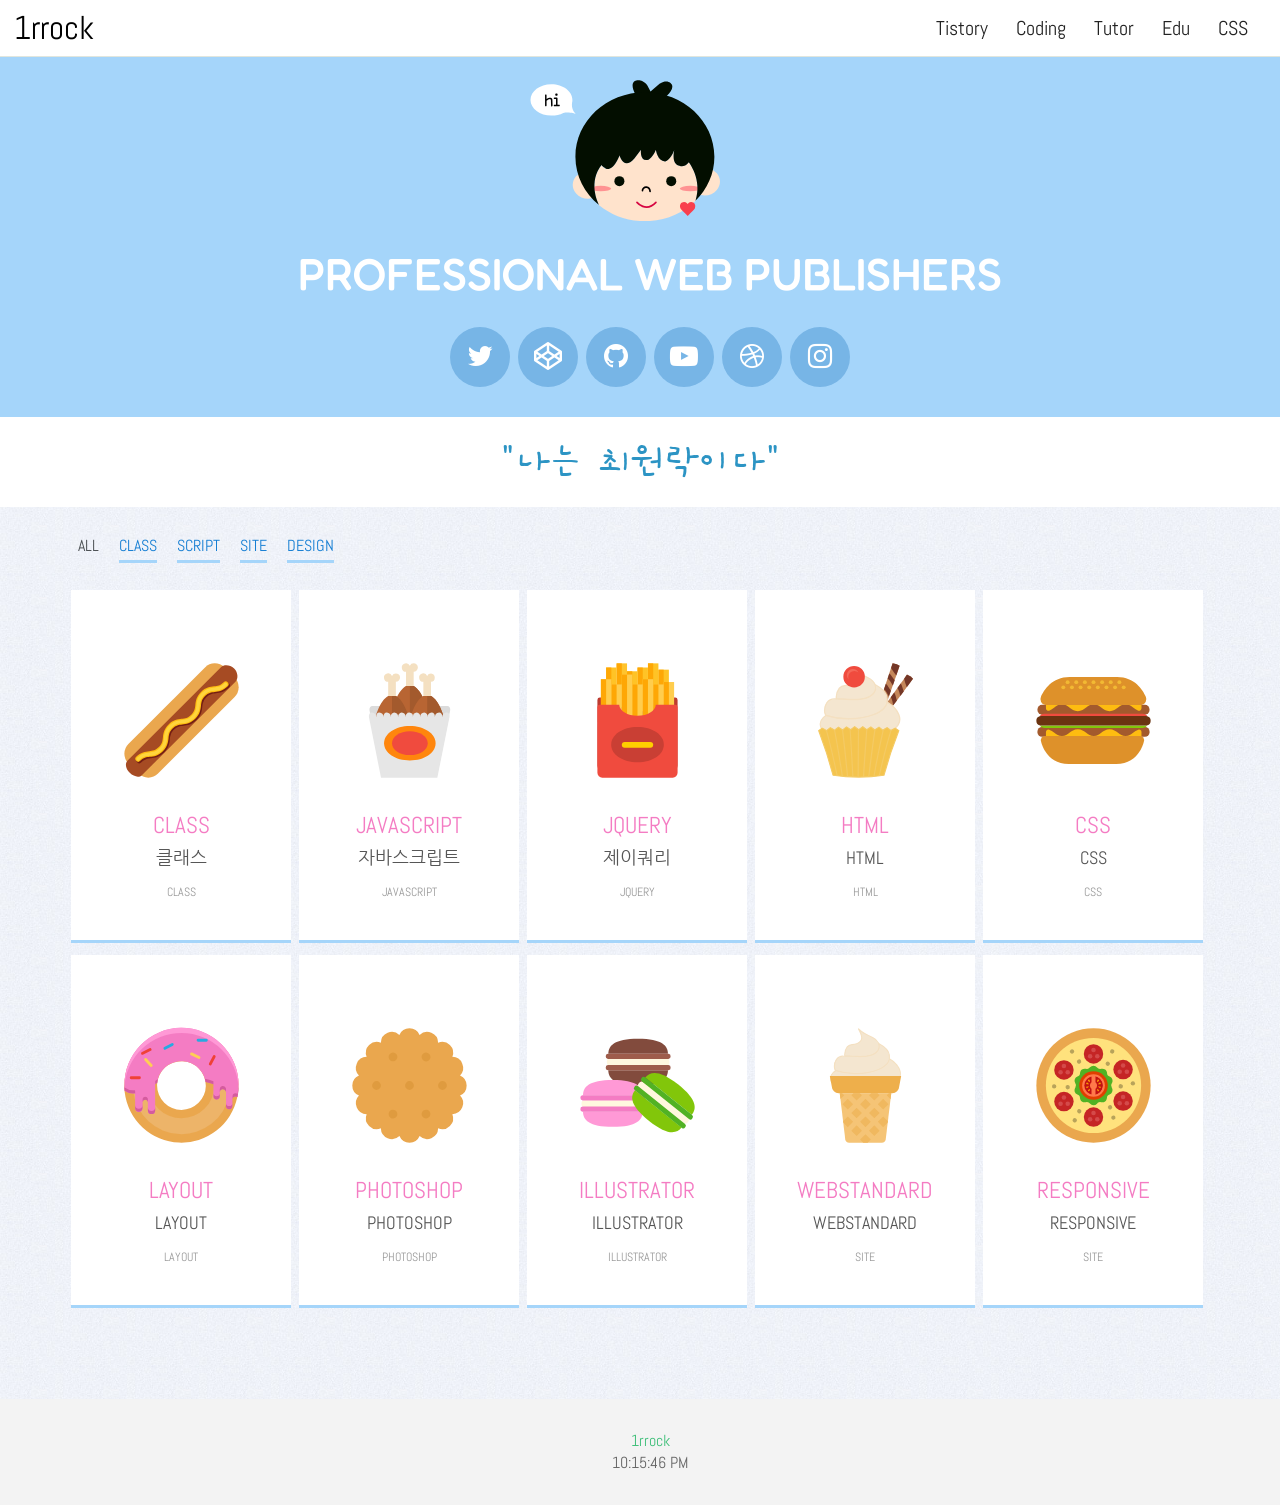
<file: index.html>
<!DOCTYPE html>
<html lang="ko">

<head>
    <meta charset="UTF-8">
    <meta name="viewport" content="width=device-width, initial-scale=1">
    <meta name="author" content="1rrock">
    <meta name="description" content="웹 퍼블리셔를 위한 정보 공유 사이트입니다.">
    <meta name="keywords"
        content="웹스토리보이, 웹 퍼블리셔, 웹 표준, 웹 접근성, 화려한 디자인, webstoryboy, publisher, css3, html, markup, design, 1rrock, 최원락">
    <title>최원락</title>

    <!-- css -->
    <link href="assets/css/bootstrapTheme.css" rel="stylesheet">
    <link href="assets/css/custom.css" rel="stylesheet">
    <link href="assets/css/style.css" rel="stylesheet">
    <link href="assets/css/isotope.css" rel="stylesheet">
    <link href="assets/css/font-awesome.css" rel="stylesheet">

    <!-- 파비콘 -->
    <link rel="shortcut icon" href="assets/ico/favicon.ico">
    <link rel="apple-touch-icon-precomposed" href="assets/ico/favicon-152.png">
    <link rel="icon" href="assets/ico/favicon.png">
    <link rel="icon" href="assets/ico/favicon-16.png" sizes="16x16">
    <link rel="icon" href="assets/ico/favicon-32.png" sizes="32x32">
    <link rel="icon" href="assets/ico/favicon-48.png" sizes="48x48">
    <link rel="icon" href="assets/ico/favicon-64.png" sizes="64x64">
    <link rel="icon" href="assets/ico/favicon-128.png" sizes="128x128">

    <!-- Facebook meta tags -->
    <meta property="og:type" content="article" />
    <meta property="og:title" content="웹스토리보이" />
    <meta property="og:url" content="http://richclub8.dothome.co.kr/responsive/html5/index.html" />
    <meta property="og:image" content="http://richclub8.dothome.co.kr/assets/ico/icon.png" />
    <meta property="og:site_name" content="웹스토리보이" />
    <meta property="og:description" content="웹과 관련된 정보를 제공합니다." />

    <!-- twitter meta tags -->
    <meta name="twitter:card" content="summary_large_image" />
    <meta name="twitter:site" content="@webstoryboy" />
    <meta name="twitter:title" content="웹스토리보이" />
    <meta name="twitter:description" content="웹과 관련된 정보를 제공합니다." />
    <meta property="twitter:image" content="http://richclub8.dothome.co.kr/assets/ico/icon.png" />

    <!-- 웹 폰트 -->
    <link href="https://fonts.googleapis.com/css?family=Nanum+Gothic" rel="stylesheet">
    <link href="https://fonts.googleapis.com/css?family=Nanum+Brush+Script" rel="stylesheet">
    <link href="https://fonts.googleapis.com/css?family=Abel" rel="stylesheet">
    <link href="https://fonts.googleapis.com/css?family=Gaegu&display=swap" rel="stylesheet">
    <link href="https://fonts.googleapis.com/css?family=Fredoka+One&display=swap" rel="stylesheet">

    <!-- HTML5 shim and Respond.js IE8 support of HTML5 elements and media queries -->
    <!--[if lt IE 9]>
		<script src="https://oss.maxcdn.com/libs/html5shiv/3.7.0/html5shiv.js"></script>
		<script src="https://oss.maxcdn.com/libs/respond.../assets2/js/1.4.2/respond.min.js"></script>
  <![endif]-->

    <style>
        #clock {
            display: block;
        }
    </style>
</head>

<body>
    <!-- nav -->
    <div id="top-nav" class="navbar navbar-fixed-top">
        <div class="navbar-inner">
            <div class="container-fluid">
                <button type="button" class="btn btn-navbar" data-toggle="collapse" data-target=".nav-collapse">
                    <span class="icon-bar"></span>
                    <span class="icon-bar"></span>
                    <span class="icon-bar"></span>
                </button>
                <a class="brand" href="http://webstoryboy.co.kr">1rrock</a>
                <div class="nav-collapse collapse pull-right">
                    <ul class="nav">
                        <li><a href="https://1rrock.tistory.com/">Tistory</a></li>
                        <li><a href="https://webzz.tistory.com/">Coding</a></li>
                        <li><a href="https://wtss.tistory.com/">Tutor</a></li>
                        <li><a href="https://wess.tistory.com/">Edu</a></li>
                        <li><a href="https://wsss.tistory.com/">CSS</a></li>
                    </ul>
                </div>
            </div>
        </div>
    </div>
    <!-- //nav -->

    <!-- header -->
    <div id="header">
        <div class="container">
            <div class="row">
                <div class="span12" style="text-align:center;">
                    <div class="header_tit">
                        <a href="http://webstoryboy.co.kr"><img src="assets/img/main2.svg" alt="main"></a>
                        <h1>Professional web publishers</h1>
                    </div>
                    <div class="header_icon">
                        <ul>
                            <li><a href="https://twitter.com/webstoryboy" target="_blank"><i class="fa fa-twitter"
                                        aria-hidden="true"></i><span>twitter</span></a></li>
                            <li><a href="https://codepen.io/webstoryboy/" target="_blank"><i class="fa fa-codepen"
                                        aria-hidden="true"></i><span>codepen</span></a></li>
                            <li><a href="https://github.com/webstoryboy" target="_blank"><i class="fa fa-github"
                                        aria-hidden="true"></i><span>github</span></a></li>
                            <li><a href="https://www.youtube.com/channel/UCsvQSv7EeCMHyYb9ENKAJZw" target="_blank"><i
                                        class="fa fa-youtube-play" aria-hidden="true"></i><span>youtube</span></a></li>
                            <li><a href="https://dribbble.com/webstoryboy" target="_blank"><i class="fa fa-dribbble"
                                        aria-hidden="true"></i><span>dribbble</span></a></li>
                            <li><a href="https://www.instagram.com/webs_code/" target="_blank"><i
                                        class="fa fa-instagram" aria-hidden="true"></i><span>instagram</span></a></li>
                        </ul>
                    </div>
                </div>
            </div>
        </div>
    </div>
    <!-- //header -->


    <!-- contents_tit -->
    <div id="contents_tit">
        <div class="titt">
            <p><a href="#" class="tit_btn">&quot;나는 최원락이다&quot;</a></p>
        </div>
    </div>
    <!-- //contents_tit -->


    <!-- contents -->
    <div id="customizing">
        <div class="container">

            <div class="row">
                <div id="options" class="gridly">
                    <ul class="filter option-set" data-filter-group="color">
                        <li><a href="#filter-color-any" data-filter-value="" class="selected">ALL</a></li>
                        <li class="webstandard"><a href="#filter-color-webstandard" data-filter-value=".class">CLASS</a>
                        <li class="webstandard"><a href="#filter-color-webstandard" data-filter-value=".script">SCRIPT</a>
                        <li class="webstandard"><a href="#filter-color-webstandard" data-filter-value=".site">SITE</a>
                        <li class="webstandard"><a href="#filter-color-webstandard" data-filter-value=".design">DESIGN</a>
                        </li>
                    </ul>
                </div>
            </div>

            <div class="row" id="middle" style="margin-left:16px;">
                <div id="container" class="clearfix">
                    <!-- box -->
                    <section class="color-shape class">
                        <a href="class/index.html" target="_blank">
                            <div class="image-wrap">
                                <div class="hover-wrap">
                                    <span class="overlay-img-donut">CLASS</span>
                                    <span class="overlay-text-thumb-donut">클래스</span>
                                    <span class="overlay-text-thumb1-donut">클래스</span>
                                    <span class="overlay-text-thumb2-donut">CLASS</span>
                                </div>
                                <img src="assets/img/svg-hotdog.svg" alt="portfolio">
                                <div class="img-text donutImg">
                                    <h5>CLASS</h5>
                                    <p>클래스</p>
                                    <span>CLASS</span>
                                </div>
                            </div>
                        </a>
                    </section>
                    <!-- //box -->

                    <!-- box -->
                    <section class="color-shape script">
                        <a href="https://zxcv1685.gitbook.io/a/" target="_blank">
                            <div class="image-wrap">
                                <div class="hover-wrap">
                                    <span class="overlay-img-donut">JAVASCRIPT</span>
                                    <span class="overlay-text-thumb-donut">자바스크립트</span>
                                    <span class="overlay-text-thumb1-donut">자바스크립트</span>
                                    <span class="overlay-text-thumb2-donut">JAVASCRIPT</span>
                                </div>
                                <img src="assets/img/svg-fried-chicken.svg" alt="portfolio">
                                <div class="img-text donutImg">
                                    <h5>JAVASCRIPT</h5>
                                    <p>자바스크립트</p>
                                    <span>JAVASCRIPT</span>
                                </div>
                            </div>
                        </a>
                    </section>
                    <!-- //box -->

                    <!-- box -->
                    <section class="color-shape script">
                        <a href="#" target="_blank">
                            <div class="image-wrap">
                                <div class="hover-wrap">
                                    <span class="overlay-img-donut">JQUERY</span>
                                    <span class="overlay-text-thumb-donut">제이쿼리</span>
                                    <span class="overlay-text-thumb1-donut">제이쿼리</span>
                                    <span class="overlay-text-thumb2-donut">JQUERY</span>
                                </div>
                                <img src="assets/img/svg-french-fries.svg" alt="portfolio">
                                <div class="img-text donutImg">
                                    <h5>JQUERY</h5>
                                    <p>제이쿼리</p>
                                    <span>JQUERY</span>
                                </div>
                            </div>
                        </a>
                    </section>
                    <!-- //box -->

                    <!-- box -->
                    <section class="color-shape class">
                        <a href="#" target="_blank">
                            <div class="image-wrap">
                                <div class="hover-wrap">
                                    <span class="overlay-img-donut">HTML</span>
                                    <span class="overlay-text-thumb-donut">HTML</span>
                                    <span class="overlay-text-thumb1-donut">HTML</span>
                                    <span class="overlay-text-thumb2-donut">HTML</span>
                                </div>
                                <img src="assets/img/svg-ice-cupcake.svg" alt="portfolio">
                                <div class="img-text donutImg">
                                    <h5>HTML</h5>
                                    <p>HTML</p>
                                    <span>HTML</span>
                                </div>
                            </div>
                        </a>
                    </section>
                    <!-- //box -->

                    <!-- box -->
                    <section class="color-shape class">
                        <a href="#" target="_blank">
                            <div class="image-wrap">
                                <div class="hover-wrap">
                                    <span class="overlay-img-donut">CSS</span>
                                    <span class="overlay-text-thumb-donut">CSS</span>
                                    <span class="overlay-text-thumb1-donut">CSS</span>
                                    <span class="overlay-text-thumb2-donut">CSS</span>
                                </div>
                                <img src="assets/img/svg-cheeseburger.svg" alt="portfolio">
                                <div class="img-text donutImg">
                                    <h5>CSS</h5>
                                    <p>CSS</p>
                                    <span>CSS</span>
                                </div>
                            </div>
                        </a>
                    </section>
                    <!-- //box -->

                    <!-- box -->
                    <section class="color-shape class">
                        <a href="layout/index.html" target="_blank">
                            <div class="image-wrap">
                                <div class="hover-wrap">
                                    <span class="overlay-img-donut">LAYOUT</span>
                                    <span class="overlay-text-thumb-donut">LAYOUT</span>
                                    <span class="overlay-text-thumb1-donut">LAYOUT</span>
                                    <span class="overlay-text-thumb2-donut">LAYOUT</span>
                                </div>
                                <img src="assets/img/svg-donut.svg" alt="portfolio">
                                <div class="img-text donutImg">
                                    <h5>LAYOUT</h5>
                                    <p>LAYOUT</p>
                                    <span>LAYOUT</span>
                                </div>
                            </div>
                        </a>
                    </section>
                    <!-- //box -->

                    <!-- box -->
                    <section class="color-shape design">
                        <a href="photoshop/index.html" target="_blank">
                            <div class="image-wrap">
                                <div class="hover-wrap">
                                    <span class="overlay-img-donut">PHOTOSHOP</span>
                                    <span class="overlay-text-thumb-donut">PHOTOSHOP</span>
                                    <span class="overlay-text-thumb1-donut">PHOTOSHOP</span>
                                    <span class="overlay-text-thumb2-donut">PHOTOSHOP</span>
                                </div>
                                <img src="assets/img/svg-cookie.svg" alt="portfolio">
                                <div class="img-text donutImg">
                                    <h5>PHOTOSHOP</h5>
                                    <p>PHOTOSHOP</p>
                                    <span>PHOTOSHOP</span>
                                </div>
                            </div>
                        </a>
                    </section>
                    <!-- //box -->

                    <!-- box -->
                    <section class="color-shape design">
                        <a href="illustrator/index.html" target="_blank">
                            <div class="image-wrap">
                                <div class="hover-wrap">
                                    <span class="overlay-img-donut">ILLUSTRATOR</span>
                                    <span class="overlay-text-thumb-donut">ILLUSTRATOR</span>
                                    <span class="overlay-text-thumb1-donut">ILLUSTRATOR</span>
                                    <span class="overlay-text-thumb2-donut">ILLUSTRATOR</span>
                                </div>
                                <img src="assets/img/svg-macaron-cookies.svg" alt="portfolio">
                                <div class="img-text donutImg">
                                    <h5>ILLUSTRATOR</h5>
                                    <p>ILLUSTRATOR</p>
                                    <span>ILLUSTRATOR</span>
                                </div>
                            </div>
                        </a>
                    </section>
                    <!-- //box -->

                    <!-- box -->
                    <section class="color-shape site">
                        <a href="webstandard/index.html" target="_blank">
                            <div class="image-wrap">
                                <div class="hover-wrap">
                                    <span class="overlay-img-donut">WEBSTANDARD</span>
                                    <span class="overlay-text-thumb-donut">WEBSTANDARD</span>
                                    <span class="overlay-text-thumb1-donut">WEBSTANDARD</span>
                                    <span class="overlay-text-thumb2-donut">SITE</span>
                                </div>
                                <img src="assets/img/svg-soft-ice-cream.svg" alt="portfolio">
                                <div class="img-text donutImg">
                                    <h5>WEBSTANDARD</h5>
                                    <p>WEBSTANDARD</p>
                                    <span>SITE</span>
                                </div>
                            </div>
                        </a>
                    </section>
                    <!-- //box -->

                    <!-- box -->
                    <section class="color-shape site">
                        <a href="responsive/index.html" target="_blank">
                            <div class="image-wrap">
                                <div class="hover-wrap">
                                    <span class="overlay-img-donut">RESPONSIVE</span>
                                    <span class="overlay-text-thumb-donut">RESPONSIVE</span>
                                    <span class="overlay-text-thumb1-donut">RESPONSIVE</span>
                                    <span class="overlay-text-thumb2-donut">SITE</span>
                                </div>
                                <img src="assets/img/svg-pizza.svg" alt="portfolio">
                                <div class="img-text donutImg">
                                    <h5>RESPONSIVE</h5>
                                    <p>RESPONSIVE</p>
                                    <span>SITE</span>
                                </div>
                            </div>
                        </a>
                    </section>
                    <!-- //box -->


                </div>
                <!-- //container-->
            </div>
            <!-- //row -->
        </div>
        <!-- //container-->
    </div>
    <!-- //contents -->


    <!-- footer -->
    <div id="footer">
        <div class="container">
            <div class="row">
                <div class="span12">
                    <h5>
                        <a href="http://zxcv1685.dothome.co.kr/#" target="_blank">1rrock</a>
                        <span id="clock"></span>
                        <span id="infor"></span>
                    </h5>
                </div>
            </div>
        </div>
    </div>
    <!-- //footer -->


    <!-- script -->
    <script src="assets/js/jquery-1.9.1.min.js"></script>
    <script src="assets/js/bootstrap-collapse.js"></script>
    <script src="assets/js/bootstrap-transition.js"></script>
    <script src="assets/js/jquery.isotope.min.js"></script>
    <script>
        //운영체제 정보 알아내기
        let os = navigator.userAgent.toLowerCase();
        let sw = screen.width;
        let sh = screen.height;
        let infor = document.getElementById("infor");
        if (os.indexOf("windows") >= 0) {
            infor.innerHTML = "현재 윈도우를 사용하고 있으며, 화면 크기는 " + sw + "x" + sh + " 입니다."
        } else if (os.indexOf("macintosh") >= 0) {
            infor.innerHTML = "현재 맥을 사용하고 있으며, 화면 크기는 " + sw + "x" + sh + " 입니다."
        } else if (os.indexOf("iphone") >= 0) {
            infor.innerHTML = "현재 아이폰을 사용하고 있으며, 화면 크기는 " + sw + "x" + sh + " 입니다."
        } else if (os.indexOf("android") >= 0) {
            infor.innerHTML = "현재 안드로이드 폰을 사용하고 있으며, 화면 크기는 " + sw + "x" + sh + " 입니다."
        }
        //시간 표현
        let clock = document.getElementById("clock");
        setInterval(function () {
            clock.innerHTML = new Date().toLocaleTimeString();
        }, 1000);
        $(function () {
            var $container = $('#container'),
                filters = {};
            $container.isotope({
                itemSelector: '.color-shape',
                masonry: {
                    columnWidth: 57
                }
            });
            // filter buttons
            $('.filter a').click(function () {
                var $this = $(this);
                // don't proceed if already selected
                if ($this.hasClass('selected')) {
                    return;
                }
                var $optionSet = $this.parents('.option-set');
                // change selected class
                $optionSet.find('.selected').removeClass('selected');
                $this.addClass('selected');
                // store filter value in object
                // i.e. filters.color = 'red'
                var group = $optionSet.attr('data-filter-group');
                filters[group] = $this.attr('data-filter-value');
                // convert object into array
                var isoFilters = [];
                for (var prop in filters) {
                    isoFilters.push(filters[prop])
                }
                var selector = isoFilters.join('');
                $container.isotope({
                    filter: selector
                });
                return false;
            });
            $('.tit_btn').on('click', function (e) {
                e.preventDefault();
                $('.nav_container').toggleClass('on');
            });
            $(".click").click(function () {
                $(".view").fadeToggle();
            });
        });
    </script>
</body>

</html>
<!-- webstoryboy.co.kr -->
</file>
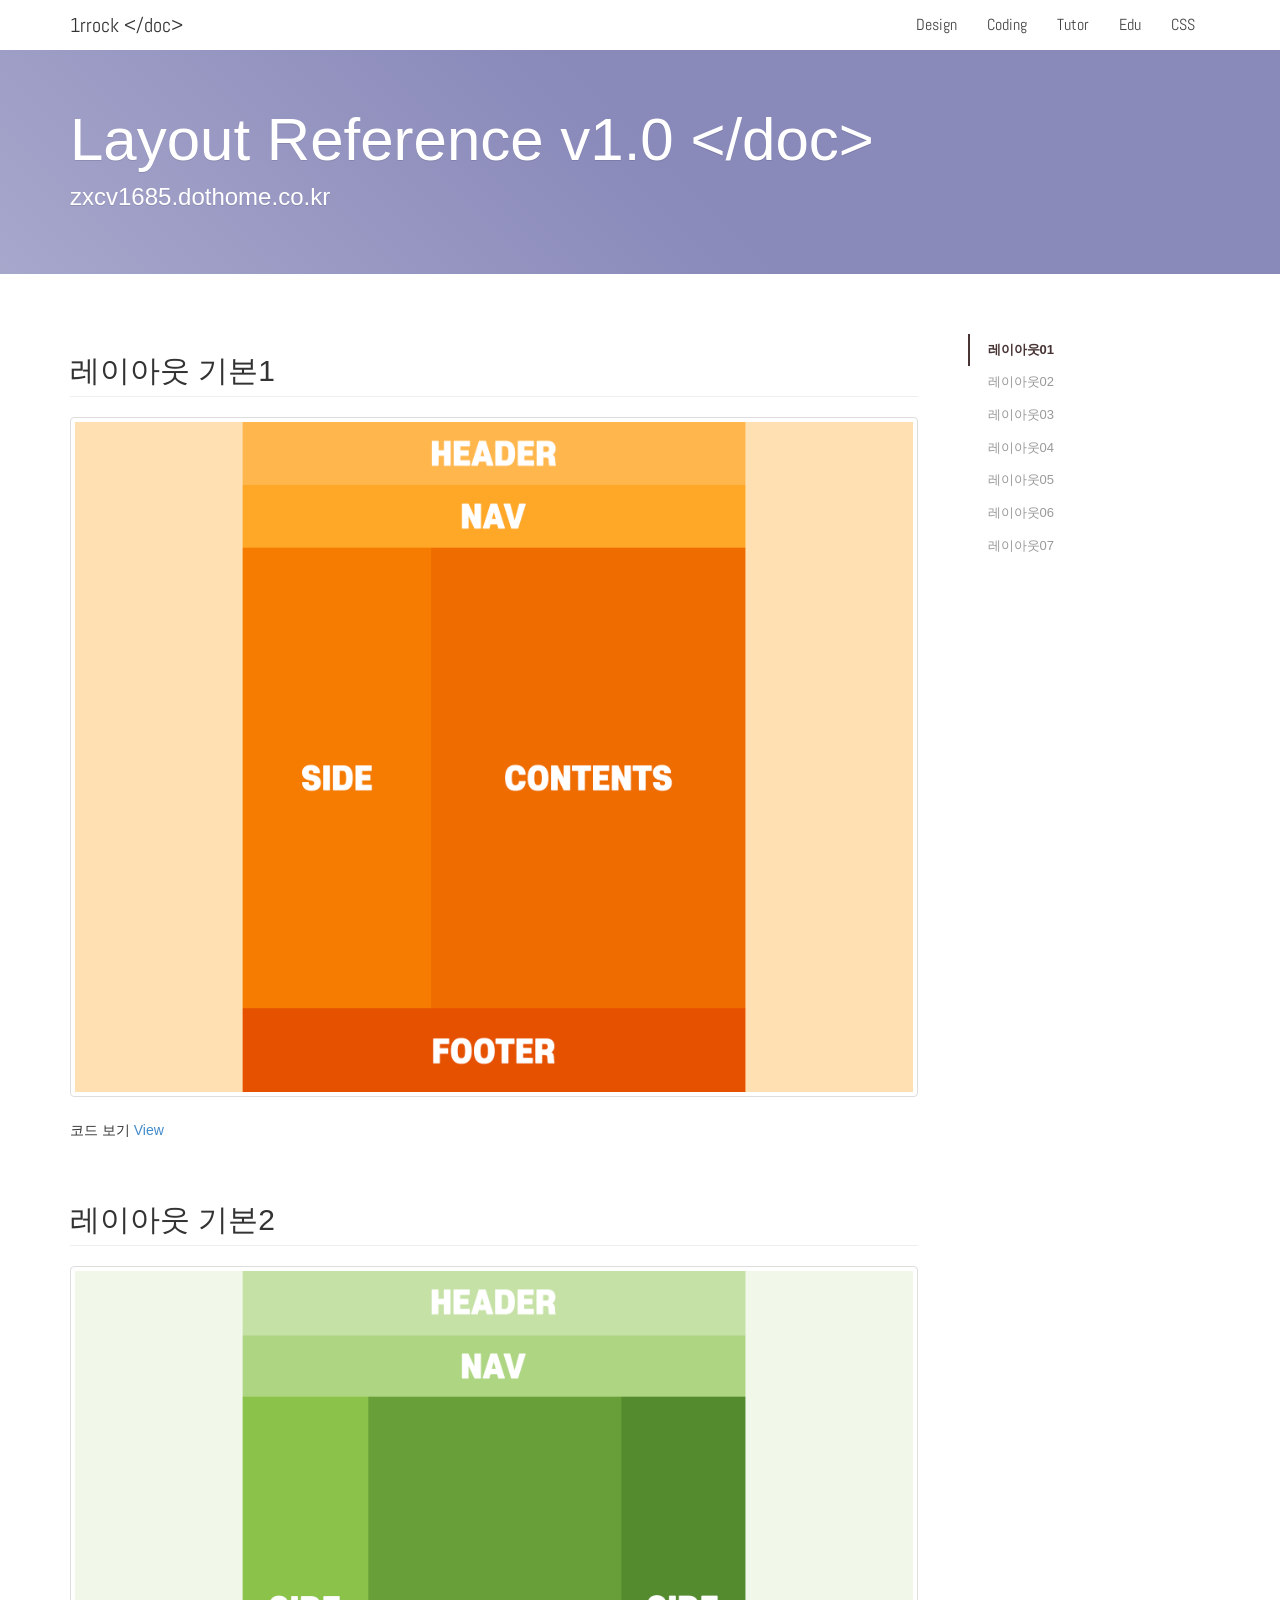
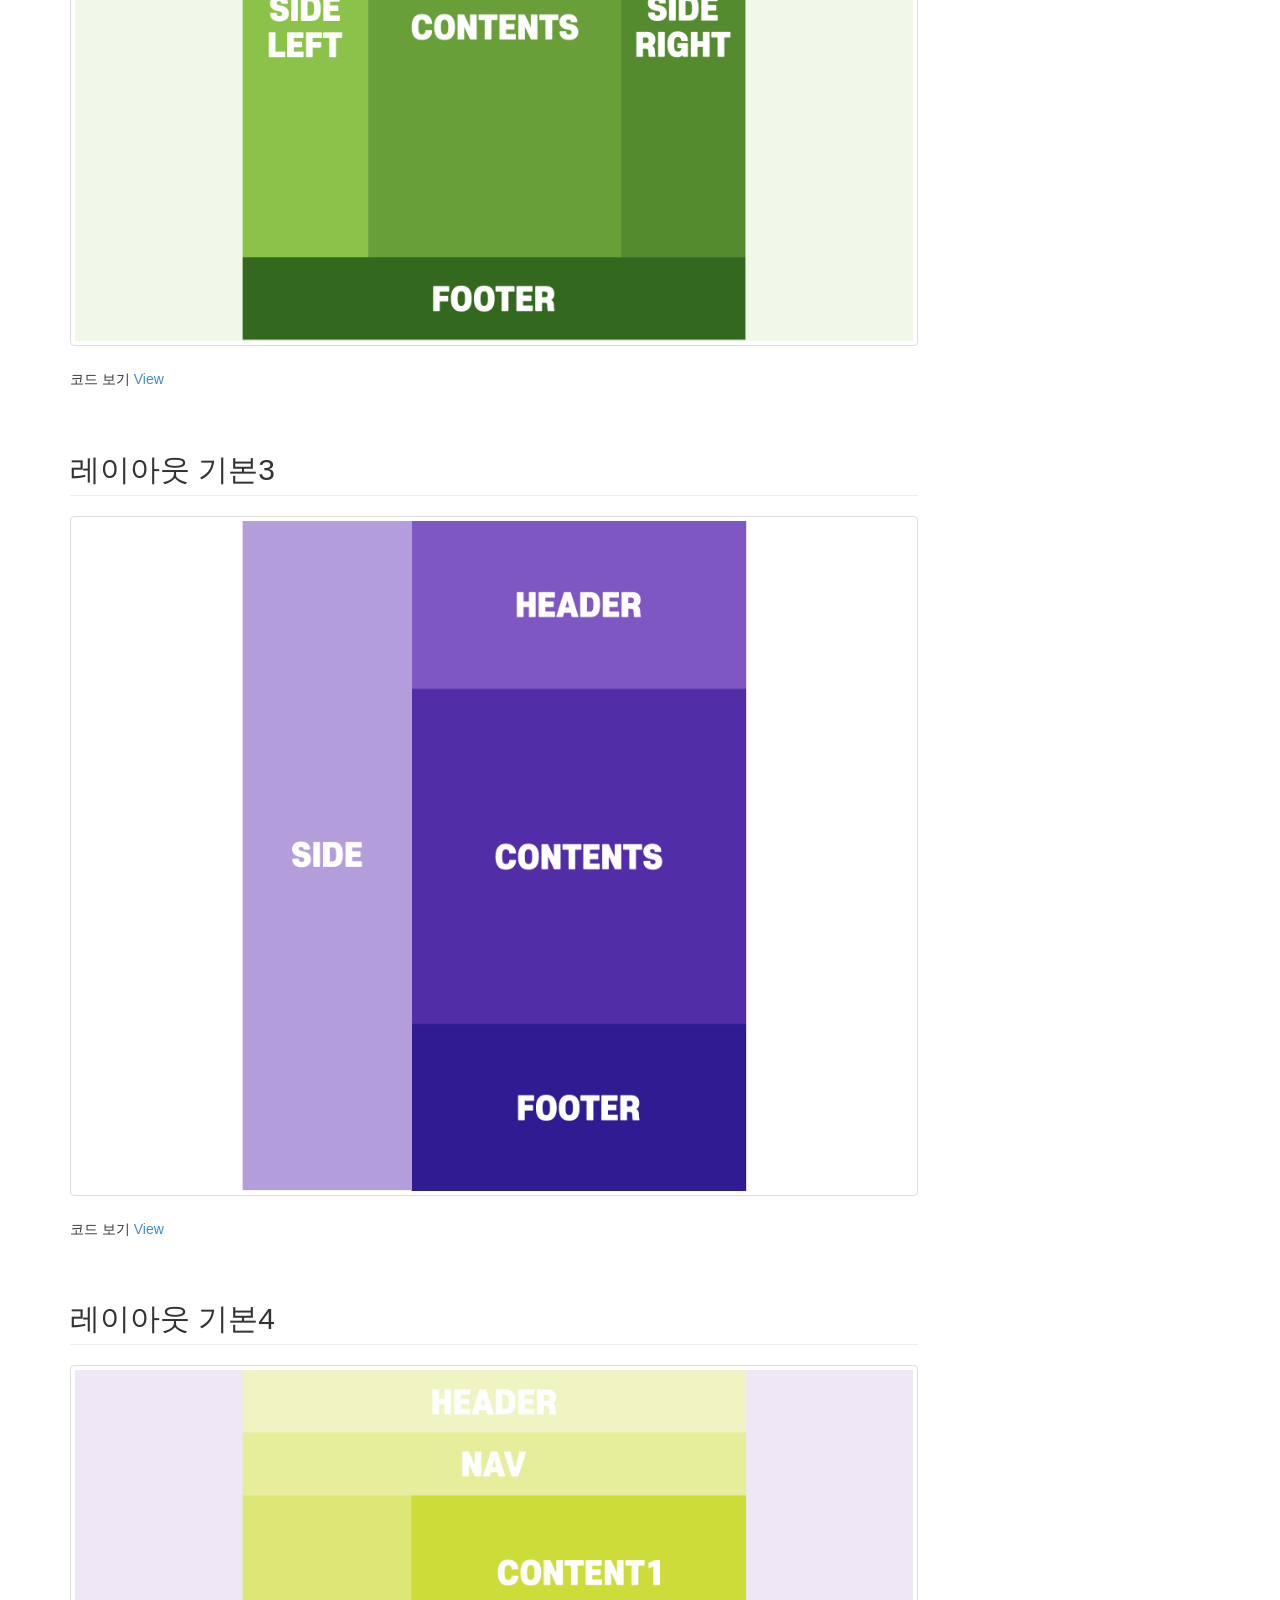
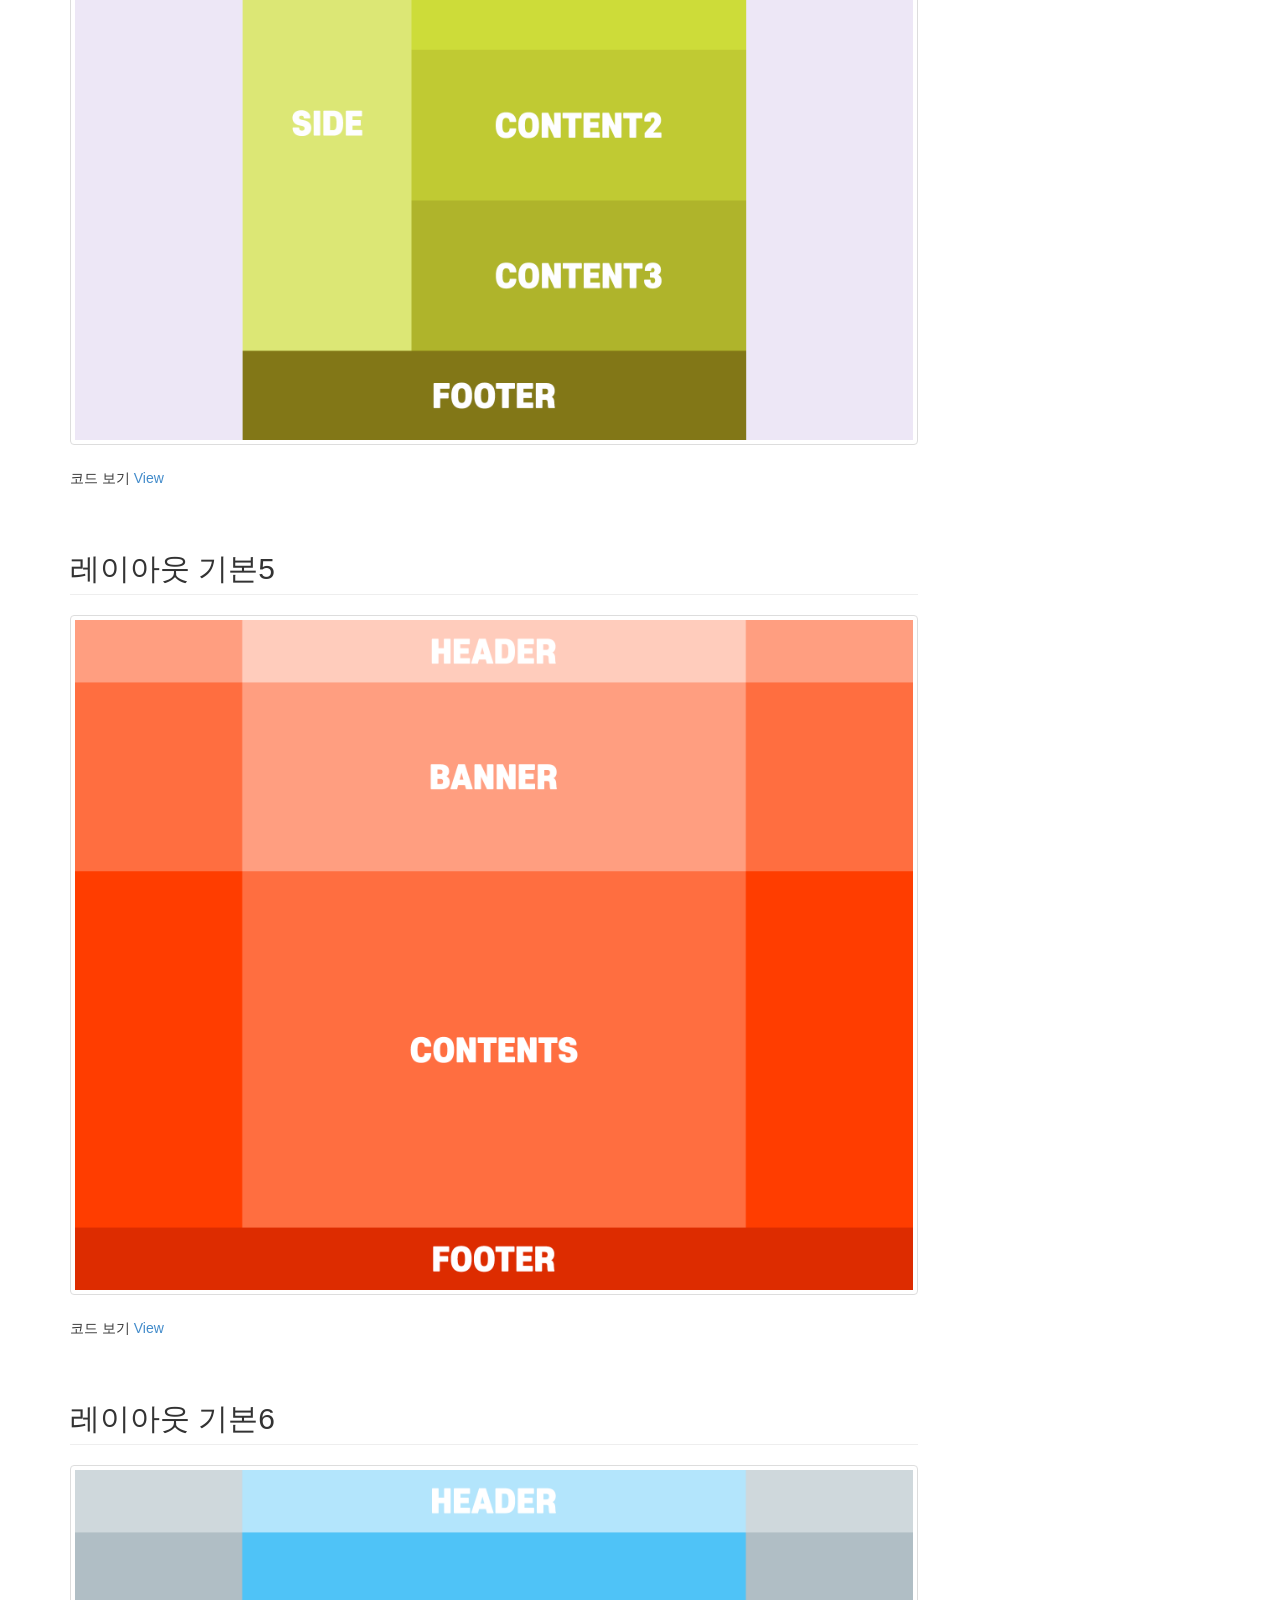
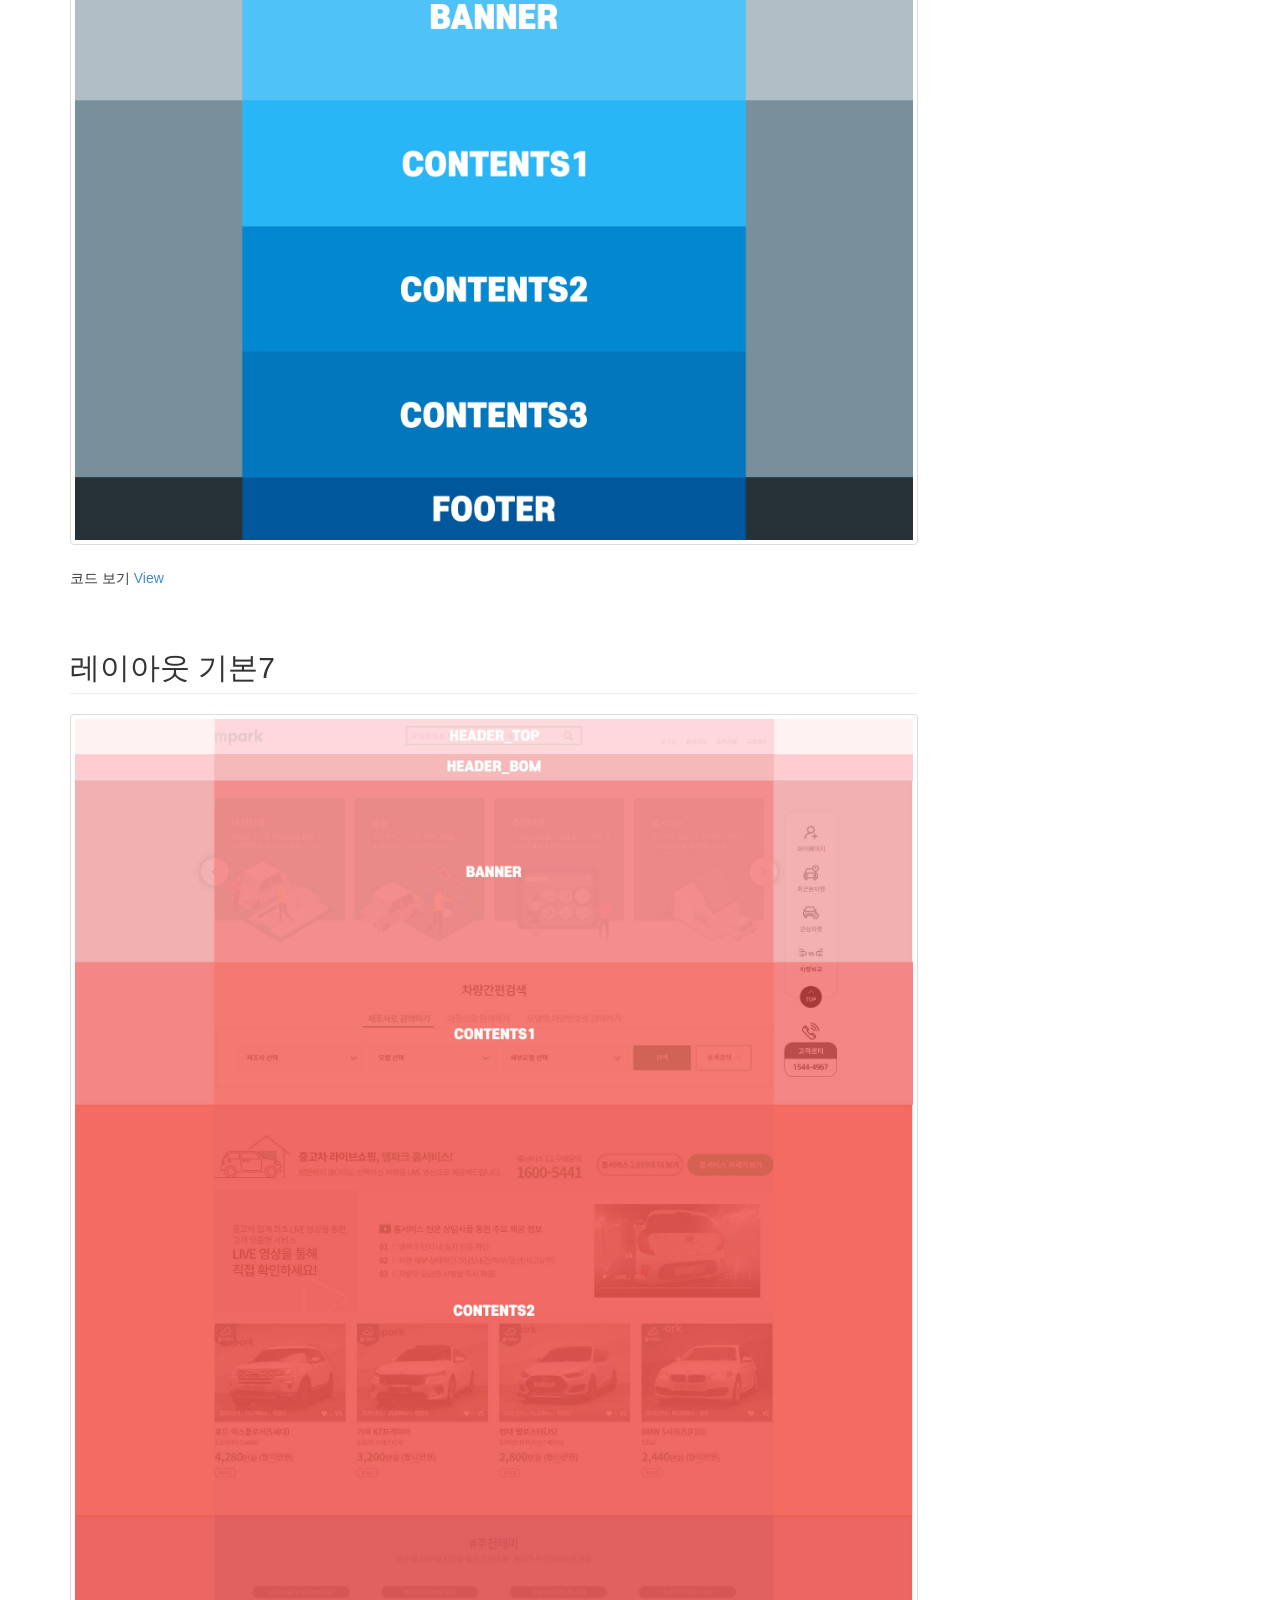
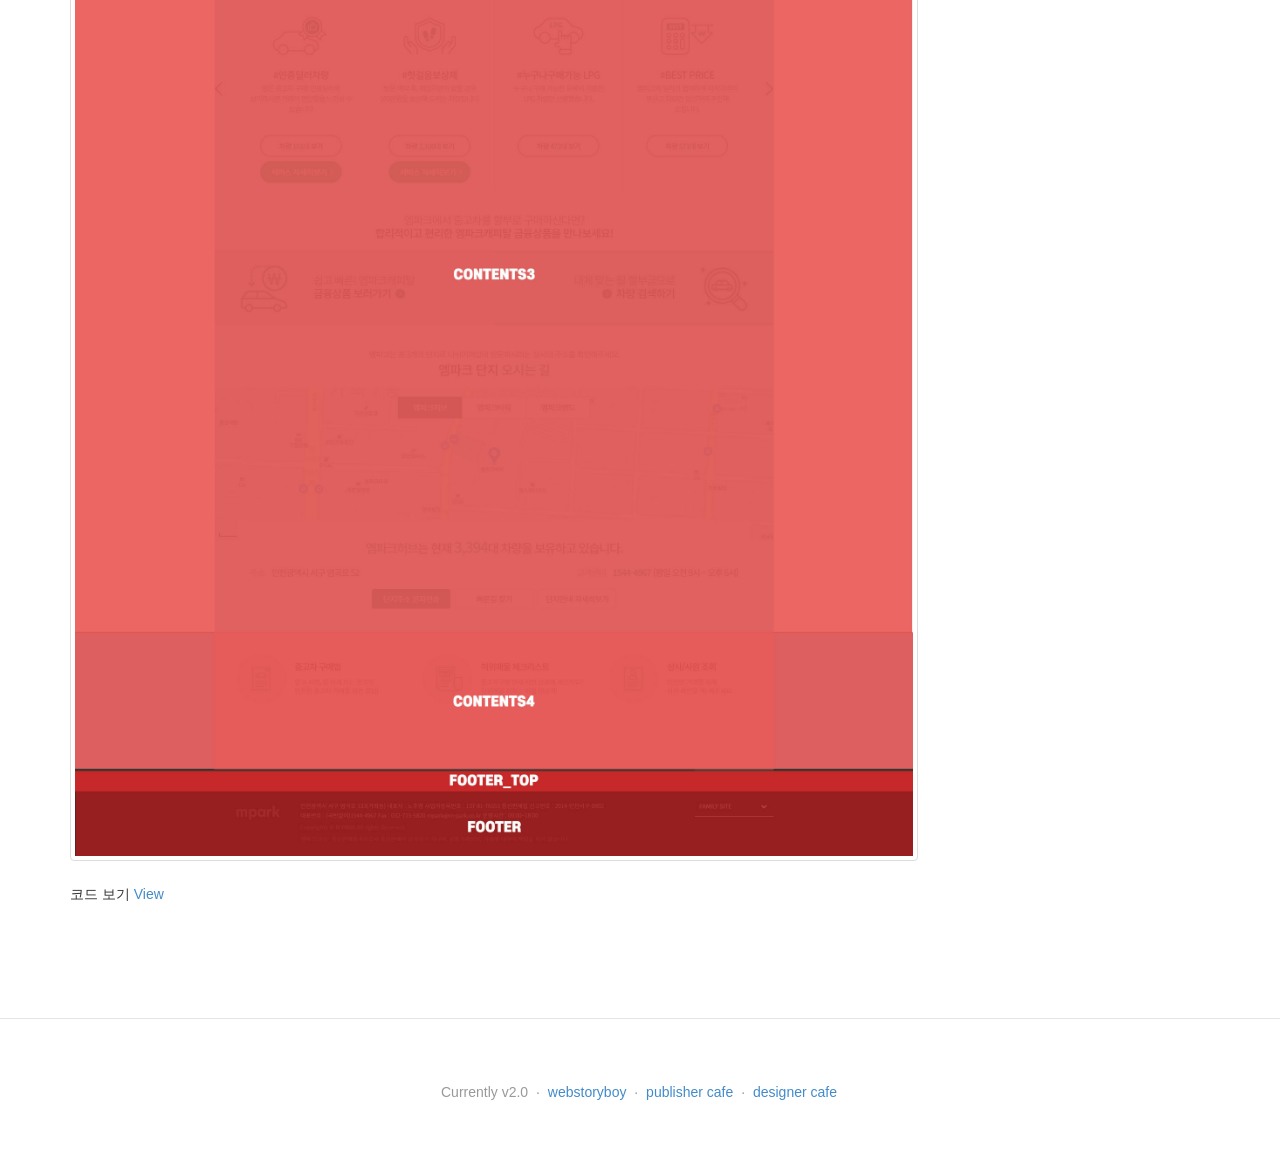
<file: layout/index.html>
<!DOCTYPE html>
<html lang="ko">

<head>
    <meta charset="UTF-8">
    <meta name="viewport" content="width=device-width, initial-scale=1">
    <meta name="author" content="webstoryboy">
    <meta name="description" content="웹 퍼블리셔를 위한 정보 공유 사이트입니다.">
    <meta name="keywords" content="1rrock, 웹 퍼블리셔, 웹 표준, 웹 접근성, 화려한 디자인, webstoryboy, publisher, css3, html, markup, design, Webstoryboy">
    <title>원락 | 1rrock | LAYOUT</title>
    <!-- Bootstrap core CSS -->
    <link href="../assets/css/bootstrap.css" rel="stylesheet">
    <link href="../assets/css/docs.min.css" rel="stylesheet">
    <link href="../assets/css/prism.css" rel="stylesheet">
    <!-- 파비콘 -->
    <link rel="shortcut icon" href="../assets/ico/favicon.ico">
    <link rel="apple-touch-icon-precomposed" href="../assets/ico/favicon_114.png">
    <link rel="icon" href="../assets/ico/icon.png">
    <link rel="icon" href="../assets/ico/favicon_57.png" sizes="16x16">
    <link rel="icon" href="../assets/ico/favicon_72.png" sizes="32x32">
    <link rel="icon" href="../assets/ico/favicon_114.png" sizes="48x48">
    <link rel="icon" href="../assets/ico/favicon_114.png" sizes="64x64">
    <link rel="icon" href="../assets/ico/favicon_114.png" sizes="128x128">
    <!-- Facebook meta tags -->
    <meta property="og:type" content="article" />
    <meta property="og:title" content="웹스토리보이" />
    <meta property="og:url" content="https://webstoryboy.co.kr/" />
    <meta property="og:image" content="http://richclub8.dothome.co.kr/assets/ico/icon.png" />
    <meta property="og:site_name" content="웹스토리보이" />
    <meta property="og:description" content="웹과 관련된 정보를 제공합니다." />
    <!-- twitter meta tags -->
    <meta name="twitter:card" content="summary_large_image" />
    <meta name="twitter:site" content="@webstoryboy" />
    <meta name="twitter:title" content="웹스토리보이" />
    <meta name="twitter:description" content="웹과 관련된 정보를 제공합니다." />
    <meta property="twitter:image" content="http://richclub8.dothome.co.kr/assets/ico/icon.png" />
    <!-- 웹 폰트 -->
    <link href="https://fonts.googleapis.com/css?family=Nanum+Gothic" rel="stylesheet">
    <link href="https://fonts.googleapis.com/css?family=Nanum+Brush+Script" rel="stylesheet">
    <link href="https://fonts.googleapis.com/css?family=Abel" rel="stylesheet">
    <link href="https://fonts.googleapis.com/css?family=Gaegu&display=swap" rel="stylesheet">
    <link href="https://fonts.googleapis.com/css?family=Fredoka+One&display=swap" rel="stylesheet">
    <!-- HTML5 shim and Respond.js IE8 support of HTML5 elements and media queries -->
    <!--[if lt IE 9]>
        <script src="https://oss.maxcdn.com/libs/html5shiv/3.7.0/html5shiv.js"></script>
        <script src="https://oss.maxcdn.com/libs/respond.../assets2/js/1.4.2/respond.min.js"></script>
    <![endif]-->
</head>

<body>
    <a class="sr-only" href="#content">Skip to main content</a>
    <header class="navbar navbar-inverse navbar-static-top bs-docs-nav" role="banner">
        <div class="container">
            <div class="navbar-header">
                <button class="navbar-toggle" type="button" data-toggle="collapse" data-target=".bs-navbar-collapse">
                    <span class="sr-only">Toggle navigation</span>
                    <span class="icon-bar"></span>
                    <span class="icon-bar"></span>
                    <span class="icon-bar"></span>
                </button>
                <a href="../index.html" class="navbar-brand">1rrock &lt;/doc&gt;</a>
            </div>
            <nav class="collapse navbar-collapse bs-navbar-collapse pull-right" role="navigation">
                <ul class="nav navbar-nav">
                    <li><a href="https://wiss.tistory.com/">Design</a></li>
                    <li><a href="https://webzz.tistory.com/">Coding</a></li>
                    <li><a href="https://wtss.tistory.com/">Tutor</a></li>
                    <li><a href="https://wess.tistory.com/">Edu</a></li>
                    <li><a href="https://wsss.tistory.com/">CSS</a></li>
                </ul>
            </nav>
        </div>
    </header>
    <div class="bs-header bgs1" id="content">
        <div class="container">
            <h1>Layout Reference v1.0 &lt;/doc&gt;</h1>
            <p><a href="http://zxcv1685.dothome.co.kr/" target="_blank">zxcv1685.dothome.co.kr</a></p>
        </div>
    </div>
    <div class="container bs-docs-container">
        <div class="row">
            <div class="col-md-9" role="main">
                <!-- Intro1 -->
                <div class="bs-docs-section">
                    <h2 id="intro1" class="page-header">레이아웃 기본1</h2>
                    <div class="row">
                        <div class="col-md-12">
                            <a href="#" class="thumbnail">
                                <img src="layout01.gif" alt="레이아웃01">
                            </a>
                        </div>
                    </div>
                    <p>코드 보기 <a href="layout01.html">View</a></p>
                </div>
                <!-- //Intro1 -->

                <!-- Intro2 -->
                <div class="bs-docs-section">
                    <h2 id="intro2" class="page-header">레이아웃 기본2</h2>
                    <div class="row">
                        <div class="col-md-12">
                            <a href="#" class="thumbnail">
                                <img src="layout02.gif" alt="레이아웃02">
                            </a>
                        </div>
                    </div>
                    <p>코드 보기 <a href="layout02.html">View</a></p>
                </div>
                <!-- //Intro2 -->

                <!-- Intro3 -->
                <div class="bs-docs-section">
                    <h2 id="intro3" class="page-header">레이아웃 기본3</h2>
                    <div class="row">
                        <div class="col-md-12">
                            <a href="#" class="thumbnail">
                                <img src="layout03.gif" alt="레이아웃03">
                            </a>
                        </div>
                    </div>
                    <p>코드 보기 <a href="layout03.html">View</a></p>
                </div>
                <!-- //Intro3 -->

                <!-- Intro4 -->
                <div class="bs-docs-section">
                    <h2 id="intro4" class="page-header">레이아웃 기본4</h2>
                    <div class="row">
                        <div class="col-md-12">
                            <a href="#" class="thumbnail">
                                <img src="layout04.gif" alt="레이아웃04">
                            </a>
                        </div>
                    </div>
                    <p>코드 보기 <a href="layout04.html">View</a></p>
                </div>
                <!-- //Intro4 -->

                <!-- Intro5 -->
                <div class="bs-docs-section">
                    <h2 id="intro5" class="page-header">레이아웃 기본5</h2>
                    <div class="row">
                        <div class="col-md-12">
                            <a href="#" class="thumbnail">
                                <img src="layout05.gif" alt="레이아웃05">
                            </a>
                        </div>
                    </div>
                    <p>코드 보기 <a href="layout05.html">View</a></p>
                </div>
                <!-- //Intro5 -->

                <!-- Intro6 -->
                <div class="bs-docs-section">
                    <h2 id="intro6" class="page-header">레이아웃 기본6</h2>
                    <div class="row">
                        <div class="col-md-12">
                            <a href="#" class="thumbnail">
                                <img src="layout06.gif" alt="레이아웃06">
                            </a>
                        </div>
                    </div>
                    <p>코드 보기 <a href="layout06.html">View</a></p>
                </div>
                <!-- //Intro6 -->

                <!-- Intro7 -->
                <div class="bs-docs-section">
                    <h2 id="intro7" class="page-header">레이아웃 기본7</h2>
                    <div class="row">
                        <div class="col-md-12">
                            <a href="#" class="thumbnail">
                                <img src="layout07.jpg" alt="레이아웃07">
                            </a>
                        </div>
                    </div>
                    <p>코드 보기 <a href="layout07.html">View</a></p>
                </div>
                <!-- //Intro7 -->


            </div>
            <!-- //col-md-9 -->
            <!-- //col-md-3 -->
            <div class="col-md-3">
                <div class="bs-sidebar hidden-print" role="complementary">
                    <ul class="nav bs-sidenav">
                        <li><a href="#intro1">레이아웃01</a></li>
                        <li><a href="#intro2">레이아웃02</a></li>
                        <li><a href="#intro3">레이아웃03</a></li>
                        <li><a href="#intro4">레이아웃04</a></li>
                        <li><a href="#intro5">레이아웃05</a></li>
                        <li><a href="#intro6">레이아웃06</a></li>
                        <li><a href="#intro7">레이아웃07</a></li>
                    </ul>
                </div>
            </div>
            <!--//col-md-3 -->
        </div>
        <!-- //row -->
    </div>
    <!-- //container -->
    <!-- Footer -->
    <footer class="bs-footer" role="contentinfo">
        <div class="container">
            <ul class="footer-links muted">
                <li>Currently v2.0</li>
                <li>&middot;</li>
                <li><a href="https://webstoryboy.github.io/w9/html/">webstoryboy</a></li>
                <li>&middot;</li>
                <li><a href="http://cafe.naver.com/crossbrowsing" target="_blank">publisher cafe</a></li>
                <li>&middot;</li>
                <li><a href="http://cafe.daum.net/flairdesignlink" target="_blank">designer cafe</a></li>
            </ul>
        </div>
    </footer>
    <!-- //Footer -->
    <!-- Bootstrap core JavaScript -->
    <script src="../assets/js/jquery-1.9.1.min.js"></script>
    <script src="../assets/js/bootstrap.min.js"></script>
    <script src="../assets/js/docs.min.js"></script>
    <script src="../assets/js/prism.js"></script>
</body>

</html>
</file>
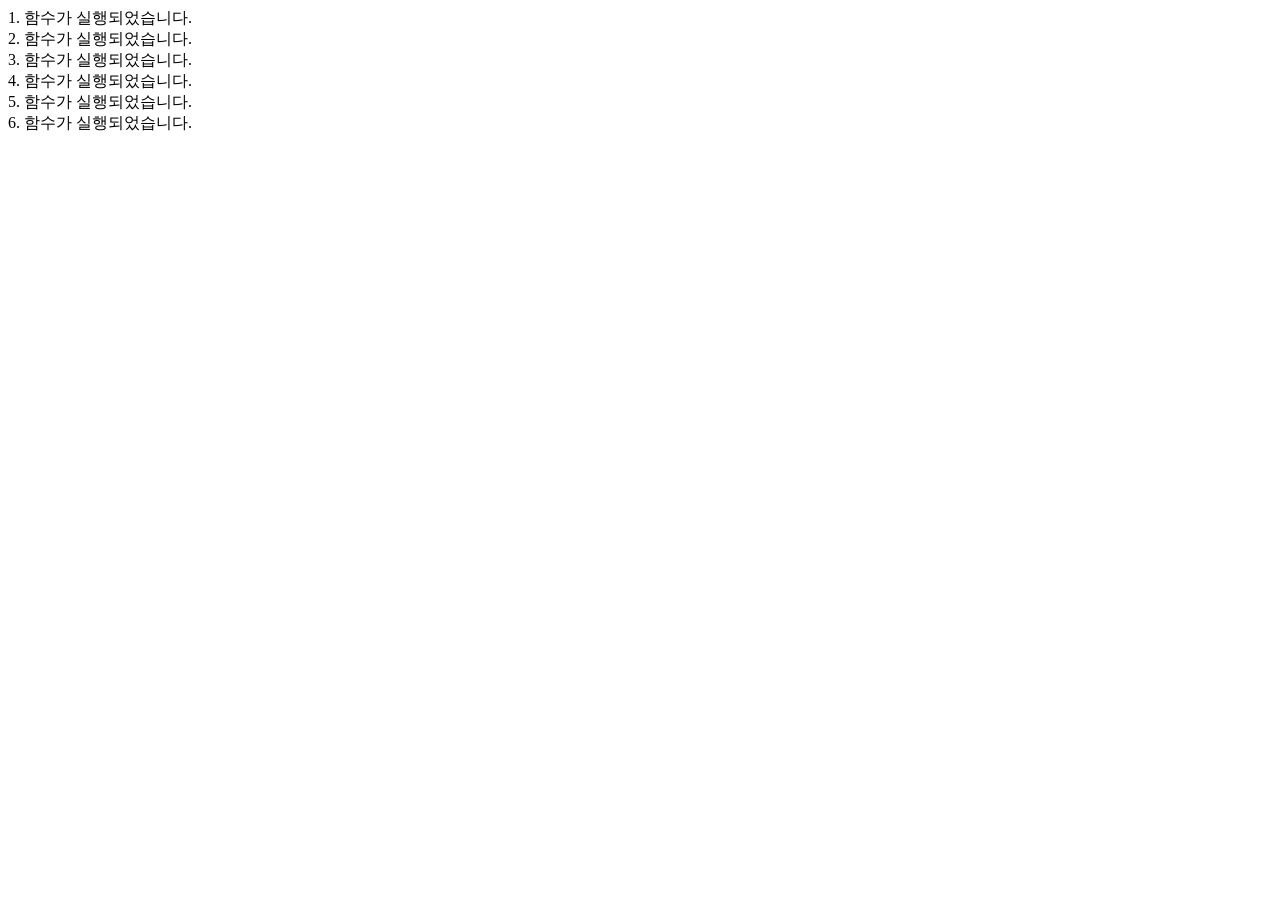
<file: javascript/javascript01.html>
<!DOCTYPE html>
<html lang="ko">
<head>
    <meta charset="UTF-8">
    <meta name="viewport" content="width=device-width, initial-scale=1.0">
    <title>화살표함수</title>
    <script>
        // //함수가 실행되었습니다. 선언적 함수(func1)
        // function func1(){
        //     document.write("1. 함수가 실행되었습니다.");
        // }
        // func1();
        // document.write("<br><br>");

        // //함수 20실행 -> 재귀함수
        // function func2(num){
        //     if( num == 0){
        //         document.write("함수가 종료되었습니다.");
        //     } else {
        //         document.write("함수가 실행되었습니다");
        //         func2( num - 1);
        //     }
        // }
        // func2(20);
        // document.write("<br><br>");

        // //함수가 실행되었습니다. 익명함수 func3
        // let func3 = function(){
        //     document.write("3. 함수가 실행되었습니다.<br>");
        // }
        // func3();
        // document.write("<br><br>");

        // //매개변수가 있는 함수
        // function func4(num1, num2) {
        //     document.write("4. "+ num1 +"가 "+num2+"되었습니다.<br>");
        // }
        // func4("함수","실행");
        // document.write("<br><br>");

        // //리턴값이 있는 함수
        // function func5() {
        //     let str = "5. 함수가 실행되었습니다.";
        //     return str;
        // }
        // let result = func5();
        // document.write(result);
        // document.write("<br><br>");

        // //객체 생성자 함수
        // function func6(num1, str1, str2){
        //     this.youNum = num1;
        //     this.youStr1 = str1;
        //     this.youStr2 = str2;
        //     this.result = function (){
        //         // let str = this.youNum+ this.youStr1 + this.youStr2;
        //         let str = "";
        //         str += this.youNum+". ";
        //         str += this.youStr1+"가 ";
        //         str += this.youStr2+"되었습니다.";
        //         return str;
        //     }
        // }
        // let java = new func6(6, "함수", "실행");
        // //6. 함수가 실행되었습니다.
        // document.write(java.result());

        // document.write("<br><br>")

        // //프로토타입 함수
        // function func7(num1, str1, str2){
        //     this.youNum = num1;
        //     this.youStr1 = str1;
        //     this.youStr2 = str2;
        // }
        // func7.prototype.javascript = function(){
        //     let str = "";
        //     str += this.youNum + ". ";
        //     str += this.youStr1 + "가 ";
        //     str += this.youStr2 + "되었습니다.";
        //     return str;
        // } 
        // let value = new func7(7, "함수", "실행");
        // document.write(value.javascript());

        //화살표 함수(선언적 함수)
        func1 = () => {
            document.write("1. 함수가 실행되었습니다.<br>");
        }
        func1();

        //화살표 함수(익명 함수)
        let func2 = () => {
            document.write("2. 함수가 실행되었습니다.<br>");
        }
        func2();
        //화살표 함수(리턴문 함수)
        func3 = () => {
            let str = "3. 함수가 실행되었습니다.<br>";
            return str;
        }
        let result = func3();
        document.write(result);

        //화살표 함수(매개변수가 있는 함수 + 리턴 + 익명)
        let func4 = (str) => {
            return str;
        }
        let result2 = func4("4. 함수가 실행되었습니다.<br>");
        document.write(result2)

        //화살표함수(괄호 생략)
        let func5 = str => {
            return str;
        }
        let result3 = func5("5. 함수가 실행되었습니다.<br>");
        document.write(result3);

        //화살표함수(괄호 + 리턴 생략)
        let func6 = str => str;
        
        let result4 = func6("6. 함수가 실행되었습니다.<br>");
        document.write(result4);
    </script>
</head>
<body>
    
</body>
</html>
</file>
<file: assets/css/style.css>
/* ==================================================
   Info Block
================================================== */
.info-block {
    border-left: 4px solid #DE5E60;
    overflow: hidden;
    padding: 20px 20px 24px 20px;
    position: relative;
    margin-bottom: 40px;
}
.info-block:hover {
	background-color:#000;
	border-left: 4px solid #2c8555;

}
.info-block:hover h3 a{
	color:#fff;
}
.info-block:hover p{
	color:#fff;
}

.info-text {
    position: relative;
}

.info-block h3 {
    font-size: 24px;
	line-height: 1em;
	text-transform: uppercase;
}

.info-block p {
	margin-bottom: 0;	
}

.info-block a.button {
    margin-top: -20px;
    position: absolute;
    right: 0;
    top: 50%;
    background-color: #f5f5f5;
    padding: 10px 15px;
}
.info-block a.button:hover {
	background-color: #DE5E60;
	color:#fff;
}

.refer_web h3 {
	margin-top:50px;
}

#contents {
	background-color: #eef1f9;
}
.white {
	background-color: #fff;
	margin-top: 15px;
	padding: 15px;	
}
.white ul {
	margin: 20px 0 0 30px;
}
.sidebar-nav {
	background-color: #e9ecf6;
	padding: 15px;
}
.sidebar-nav ul {
	background-color: #fff;
	list-style: none;
	padding: 15px;	margin: 0;
}
.sidebar-nav ul li {
	font-size:14px; 
}

/* reference */
.reference h1 {text-align: center;}
.reference a {margin-bottom: 5px; }
.reference h3 {margin-top: 50px; font-weight: 500; }
.reference h4 {border-bottom: 1px solid #eee; padding-bottom: 15px;}

/* ==================================================
   padding, marring setting
================================================== */

.pt00 {padding-top: 0px !important;}
.pt05 {padding-top: 5px !important;}
.pt10 {padding-top: 10px !important;}
.pt15 {padding-top: 15px !important;}
.pt20 {padding-top: 20px !important;}
.pt25 {padding-top: 25px !important;}
.pt30 {padding-top: 30px !important;}
.pt35 {padding-top: 35px !important;}
.pt40 {padding-top: 40px !important;}
.pt45 {padding-top: 45px !important;}
.pt50 {padding-top: 50px !important;}
.pt55 {padding-top: 55px !important;}
.pt60 {padding-top: 60px !important;}

.pl00 {padding-left: 0px !important;}
.pl05 {padding-left: 5px !important;}
.pl10 {padding-left: 10px !important;}
.pl15 {padding-left: 15px !important;}
.pl20 {padding-left: 20px !important;}
.pl25 {padding-left: 25px !important;}
.pl30 {padding-left: 30px !important;}
.pl35 {padding-left: 35px !important;}
.pl40 {padding-left: 40px !important;}
.pl45 {padding-left: 45px !important;}
.pl50 {padding-left: 50px !important;}
.pl55 {padding-left: 55px !important;}
.pl60 {padding-left: 60px !important;}

.pr00 {padding-right: 0px !important;}
.pr05 {padding-right: 5px !important;}
.pr10 {padding-right: 10px !important;}
.pr15 {padding-right: 15px !important;}
.pr20 {padding-right: 20px !important;}
.pr25 {padding-right: 25px !important;}
.pr30 {padding-right: 30px !important;}
.pr35 {padding-right: 35px !important;}
.pr40 {padding-right: 40px !important;}
.pr45 {padding-right: 45px !important;}
.pr50 {padding-right: 50px !important;}
.pr55 {padding-right: 55px !important;}
.pr60 {padding-right: 60px !important;}

.pb00 {padding-bottom: 0px !important;}
.pb05 {padding-bottom: 5px !important;}
.pb10 {padding-bottom: 10px !important;}
.pb15 {padding-bottom: 15px !important;}
.pb20 {padding-bottom: 20px !important;}
.pb25 {padding-bottom: 25px !important;}
.pb30 {padding-bottom: 30px !important;}
.pb35 {padding-bottom: 35px !important;}
.pb40 {padding-bottom: 40px !important;}
.pb45 {padding-bottom: 45px !important;}
.pb50 {padding-bottom: 50px !important;}
.pb55 {padding-bottom: 55px !important;}
.pb60 {padding-bottom: 60px !important;}

.mt00 {margin-top: 0px !important;}
.mt05 {margin-top: 5px !important;}
.mt10 {margin-top: 10px !important;}
.mt15 {margin-top: 15px !important;}
.mt20 {margin-top: 20px !important;}
.mt25 {margin-top: 25px !important;}
.mt30 {margin-top: 30px !important;}
.mt35 {margin-top: 35px !important;}
.mt40 {margin-top: 40px !important;}
.mt45 {margin-top: 45px !important;}
.mt50 {margin-top: 50px !important;}
.mt55 {margin-top: 55px !important;}
.mt60 {margin-top: 60px !important;}
.mt100 {margin-top: 100px !important;}

.ml00 {margin-left: 0px !important;}
.ml05 {margin-left: 5px !important;}
.ml10 {margin-left: 10px !important;}
.ml15 {margin-left: 15px !important;}
.ml20 {margin-left: 20px !important;}
.ml25 {margin-left: 25px !important;}
.ml30 {margin-left: 30px !important;}
.ml35 {margin-left: 35px !important;}
.ml40 {margin-left: 40px !important;}
.ml45 {margin-left: 45px !important;}
.ml50 {margin-left: 50px !important;}
.ml55 {margin-left: 55px !important;}
.ml60 {margin-left: 60px !important;}

.mr00 {margin-right: 0px !important;}
.mr05 {margin-right: 5px !important;}
.mr10 {margin-right: 10px !important;}
.mr15 {margin-right: 15px !important;}
.mr20 {margin-right: 20px !important;}
.mr25 {margin-right: 25px !important;}
.mr30 {margin-right: 30px !important;}
.mr35 {margin-right: 35px !important;}
.mr40 {margin-right: 40px !important;}
.mr45 {margin-right: 45px !important;}
.mr50 {margin-right: 50px !important;}
.mr55 {margin-right: 55px !important;}
.mr60 {margin-right: 60px !important;}

.mb00 {margin-bottom: 0px !important;}
.mb05 {margin-bottom: 5px !important;}
.mb10 {margin-bottom: 10px !important;}
.mb15 {margin-bottom: 15px !important;}
.mb20 {margin-bottom: 20px !important;}
.mb25 {margin-bottom: 25px !important;}
.mb30 {margin-bottom: 30px !important;}
.mb35 {margin-bottom: 35px !important;}
.mb40 {margin-bottom: 40px !important;}
.mb45 {margin-bottom: 45px !important;}
.mb50 {margin-bottom: 50px !important;}
.mb55 {margin-bottom: 55px !important;}
.mb60 {margin-bottom: 60px !important;}


/* ==================================================
   color
================================================== */

.yellow {background-color: yellow !important;}
.green {background-color: green !important;}
.gray {background-color: gray !important;}


/* ==================================================
   starter-template
================================================== */

#contents_tit {
	background-color: #fff;
	text-align: center; 
	height: 90px;
	
}
#contents_tit p {
	padding:35px 0; 
	font-family: 'Gaegu', cursive; font-size: 40px;
}
#contents_tit p a {
	color:#2c94c4; 
}



/* nav_container */
#navv {background:url(../img/nav_bg.png) repeat-x top; }
.nav_container {width:1200px; margin:0 auto; padding: 25px 15px;
	box-sizing: border-box; /* W3C */
	-o-box-sizing: border-box; /* Opera */
	-ms-box-sizing: border-box; /* Internet Explorer */
	-moz-box-sizing: border-box; /* Firefox */
	-webkit-box-sizing: border-box; /* Safari & Chrome */
}
.nav_container h3 {font-size: 18px; color: #25a2d0; margin:1%; font-weight: bold;}
.nav_container ul {overflow: hidden; margin: 0;}
.nav_container li {position: relative; float: left; width:18%; margin: 0 1% 4px 1%; padding-left: 9px; padding-top: 3px;
	font-size: 12px; line-height: 17px; 
	list-style: none;
	box-sizing: border-box; /* W3C */
	-o-box-sizing: border-box; /* Opera */
	-ms-box-sizing: border-box; /* Internet Explorer */
	-moz-box-sizing: border-box; /* Firefox */
	-webkit-box-sizing: border-box; /* Safari & Chrome */
}
.nav_container li a {padding: 3px; color: #333;}
.nav_container li a:hover {background-color:#25a2d0; color:#fff;  }
.nav_container li:before {content:''; position:absolute; top:50%; left:1px; width:3px; height:3px; background:#499ce2; }
.nav_container {display: none;}
.nav_container.on {display: block;}


/* design_tit */
.gridly {
	text-align: center; 
	padding:25px 0; 
}
.gridly ul {
	overflow: hidden; 
	padding-left: 18px; 
	margin-bottom: 2px;
}
.gridly ul.le{
	padding-left: 12px; 
}
.gridly li {
	float: left; 
	list-style: none;
}
.gridly li a {
	text-decoration: none; 
	color:#494e51; 
	display: block; 
	margin-right: 20px; 
}

.gridly .webstandard a {
	color: #157ed3;
	display: block;
	border-bottom: 3px solid #a5d5fa;
	margin-right: 20px;
} 
.gridly .html5 a {
	color: #8432c4;
	display: block;
	border-bottom: 3px solid #8432c4;
	margin-right: 20px;
	
}
.gridly .photoshop a {
	color: #8ccc3d;
	display: block;
	border-bottom: 3px solid #8ccc3d;
	margin-right: 20px;
}
.gridly .illustrator a {
	color: #8ccc3d;
	display: block;
	border-bottom: 3px solid #8ccc3d;
	margin-right: 20px;
}
.gridly .javascript a {
	color: #8ccc3d;
	display: block;
	border-bottom: 3px solid #8ccc3d;
	margin-right: 20px;
}
.gridly .jquery a {
	color: #8ccc3d;
	display: block;
	border-bottom: 3px solid #8ccc3d;
	margin-right: 20px;
}
.gridly .reference a {
	color: #8ccc3d;
	display: block;
	border-bottom: 3px solid #8ccc3d;
	margin-right: 20px;
}
.photoshop .image-wrap .img-text h5 {
	color: #8ccc3d;

}


/* 마우스 오버 효과 */
.image-wrap {
	position: relative;
	overflow: hidden;
	cursor: pointer;
	height: 100%;
}

.image-wrap img {
	width: 55%;
    padding-top: 70px;
    display: block;
    margin: 0 auto;
}

.image-wrap .hover-wrap {
	position: absolute;
	display: block;
	width: 100%;
	height: 100%;
	
	opacity: 0;
	filter: alpha(opacity=0);
	
/*
	-webkit-transition: all 450ms ease-out 0s;	
	   -moz-transition: all 450ms ease-out 0s;
		 -o-transition: all 450ms ease-out 0s;
		    transition: all 450ms ease-out 0s;
		  
	-webkit-transform: rotateY(180deg) scale(0.5,0.5);
	   -moz-transform: rotateY(180deg) scale(0.5,0.5);
		-ms-transform: rotateY(180deg) scale(0.5,0.5);
		 -o-transform: rotateY(180deg) scale(0.5,0.5);
			transform: rotateY(180deg) scale(0.5,0.5);	
*/
}

.image-wrap:hover .hover-wrap,
.image-wrap.active .hover-wrap {
	opacity: 0.9;
	filter: alpha(opacity=90);
	
}

.image-wrap:hover .hover-wrap, overlay-text-thumb {color: #fff;}




/* 도넛 */

.image-wrap .hover-wrap .overlay-img-donut {
	position: absolute;
	width: 100%;
	height: 100%;
	background: #f2a1d1;
	color: #FFFFFF;
	font-size: 25px;
	font-weight: 300;
	line-height: 32px;
	text-transform: uppercase;
	text-align: center;
	padding-top:130px; 
	opacity: 1;
	filter: alpha(opacity=100);
}

.image-wrap .hover-wrap .overlay-img-donut.black {

	background: #000;

}

.image-wrap .hover-wrap .overlay-text-thumb-donut {
	position: absolute;
	width: 100%;
	height: 32px;
	top: 50%;
	color: #a92c76;
	font-size: 20px;
	text-transform: uppercase;
	line-height: 20px;
	font-weight: 700;
	text-rendering: optimizelegibility;
	opacity: 1;
	filter: alpha(opacity=100);
    text-align: center;
}

.image-wrap .hover-wrap .overlay-text-thumb1-donut {
	position: absolute;
	padding-right: 23px;
	height: 32px;
	top: 50%;
	width: 100%;
    text-align: center;
    margin-top: 30px;
	color: #FFFFFF;
	font-size: 14px;
	line-height: 22px;
	font-weight: 200px;

	opacity: 1;
	filter: alpha(opacity=100);
}
.image-wrap .hover-wrap .overlay-text-thumb2-donut {
	position: absolute;
	text-align: center;
	height: 32px;
	top: 50%;
    width: 100%;
	margin: 102px 0 0 0px;
	color: #FFFFFF;
	font-size: 12px;
	line-height: 22px;
	font-weight: 300px;
	text-rendering: optimizelegibility;
	opacity: 1;
	filter: alpha(opacity=100);
	text-transform: uppercase;
}


/* 사과 */

.image-wrap .hover-wrap .overlay-img-apple {
	position: absolute;
	width: 100%;
	height: 100%;
	background: #bedf85;
	color: #FFFFFF;
	font-size: 25px;
	font-weight: 300;
	line-height: 32px;
	text-transform: uppercase;
	text-align: center;
	padding-top:130px; 
	opacity: 1;
	filter: alpha(opacity=100);
}

.image-wrap .hover-wrap .overlay-img-apple.black {

	background: #000;

}

.image-wrap .hover-wrap .overlay-text-thumb-apple {
	position: absolute;
	width: 100%;
	height: 32px;
	top: 50%;
	color: #51b224;
	font-size: 20px;
	text-transform: uppercase;
	line-height: 20px;
	font-weight: 700;
	text-rendering: optimizelegibility;
	opacity: 1;
	filter: alpha(opacity=100);
    text-align: center;
}

.image-wrap .hover-wrap .overlay-text-thumb1-apple {
	position: absolute;
	padding-right: 23px;
	height: 32px;
	top: 50%;
	width: 100%;
    text-align: center;
    margin-top: 30px;
	color: #FFFFFF;
	font-size: 14px;
	line-height: 22px;
	font-weight: 200px;

	opacity: 1;
	filter: alpha(opacity=100);
}
.image-wrap .hover-wrap .overlay-text-thumb2-apple {
	position: absolute;
	text-align: center;
	height: 32px;
	top: 50%;
    width: 100%;
	margin: 102px 0 0 0px;
	color: #FFFFFF;
	font-size: 12px;
	line-height: 22px;
	font-weight: 300px;
	text-rendering: optimizelegibility;
	opacity: 1;
	filter: alpha(opacity=100);
	text-transform: uppercase;
}

/* 토스트 */

.image-wrap .hover-wrap .overlay-img-bread {
	position: absolute;
	width: 100%;
	height: 100%;
	background: #edc28a;
	color: #FFFFFF;
	font-size: 25px;
	font-weight: 300;
	line-height: 32px;
	text-transform: uppercase;
	text-align: center;
	padding-top:130px; 
	opacity: 1;
	filter: alpha(opacity=100);
}

.image-wrap .hover-wrap .overlay-img-bread.black {

	background: #000;

}

.image-wrap .hover-wrap .overlay-text-thumb-bread {
	position: absolute;
	width: 100%;
	height: 32px;
	top: 50%;
	color: #a46816;
	font-size: 20px;
	text-transform: uppercase;
	line-height: 20px;
	font-weight: 700;
	text-rendering: optimizelegibility;
	opacity: 1;
	filter: alpha(opacity=100);
    text-align: center;
}

.image-wrap .hover-wrap .overlay-text-thumb1-bread {
	position: absolute;
	padding-right: 23px;
	height: 32px;
	top: 50%;
	width: 100%;
    text-align: center;
    margin-top: 30px;
	color: #FFFFFF;
	font-size: 14px;
	line-height: 22px;
	font-weight: 200px;

	opacity: 1;
	filter: alpha(opacity=100);
}
.image-wrap .hover-wrap .overlay-text-thumb2-bread {
	position: absolute;
	text-align: center;
	height: 32px;
	top: 50%;
    width: 100%;
	margin: 102px 0 0 0px;
	color: #FFFFFF;
	font-size: 12px;
	line-height: 22px;
	font-weight: 300px;
	text-rendering: optimizelegibility;
	opacity: 1;
	filter: alpha(opacity=100);
	text-transform: uppercase;
}

/* 당근 */

.image-wrap .hover-wrap .overlay-img-carrot {
	position: absolute;
	width: 100%;
	height: 100%;
	background: #ffcc9a;
	color: #FFFFFF;
	font-size: 25px;
	font-weight: 300;
	line-height: 32px;
	text-transform: uppercase;
	text-align: center;
	padding-top:130px; 
	opacity: 1;
	filter: alpha(opacity=100);
}

.image-wrap .hover-wrap .overlay-img-carrot.black {

	background: #000;

}

.image-wrap .hover-wrap .overlay-text-thumb-carrot {
	position: absolute;
	width: 100%;
	height: 32px;
	top: 50%;
	color: #ff860d;
	font-size: 20px;
	text-transform: uppercase;
	line-height: 20px;
	font-weight: 700;
	text-rendering: optimizelegibility;
	opacity: 1;
	filter: alpha(opacity=100);
    text-align: center;
}

.image-wrap .hover-wrap .overlay-text-thumb1-carrot {
	position: absolute;
	padding-right: 23px;
	height: 32px;
	top: 50%;
	width: 100%;
    text-align: center;
    margin-top: 30px;
	color: #FFFFFF;
	font-size: 14px;
	line-height: 22px;
	font-weight: 200px;

	opacity: 1;
	filter: alpha(opacity=100);
}
.image-wrap .hover-wrap .overlay-text-thumb2-carrot {
	position: absolute;
	text-align: center;
	height: 32px;
	top: 50%;
    width: 100%;
	margin: 102px 0 0 0px;
	color: #FFFFFF;
	font-size: 12px;
	line-height: 22px;
	font-weight: 300px;
	text-rendering: optimizelegibility;
	opacity: 1;
	filter: alpha(opacity=100);
	text-transform: uppercase;
}

/* 햄버거 */

.image-wrap .hover-wrap .overlay-img-burger {
	position: absolute;
	width: 100%;
	height: 100%;
	background: #dab37f;
	color: #FFFFFF;
	font-size: 25px;
	font-weight: 300;
	line-height: 32px;
	text-transform: uppercase;
	text-align: center;
	padding-top:130px; 
	opacity: 1;
	filter: alpha(opacity=100);
}

.image-wrap .hover-wrap .overlay-img-burger.black {

	background: #000;

}

.image-wrap .hover-wrap .overlay-text-thumb-burger {
	position: absolute;
	width: 100%;
	height: 32px;
	top: 50%;
	color: #934414;
	font-size: 20px;
	text-transform: uppercase;
	line-height: 20px;
	font-weight: 700;
	text-rendering: optimizelegibility;
	opacity: 1;
	filter: alpha(opacity=100);
    text-align: center;
}

.image-wrap .hover-wrap .overlay-text-thumb1-burger {
	position: absolute;
	padding-right: 23px;
	height: 32px;
	top: 50%;
	width: 100%;
    text-align: center;
    margin-top: 30px;
	color: #FFFFFF;
	font-size: 14px;
	line-height: 22px;
	font-weight: 200px;

	opacity: 1;
	filter: alpha(opacity=100);
}
.image-wrap .hover-wrap .overlay-text-thumb2-burger {
	position: absolute;
	text-align: center;
	height: 32px;
	top: 50%;
    width: 100%;
	margin: 102px 0 0 0px;
	color: #FFFFFF;
	font-size: 12px;
	line-height: 22px;
	font-weight: 300px;
	text-rendering: optimizelegibility;
	opacity: 1;
	filter: alpha(opacity=100);
	text-transform: uppercase;
}

/* 체리 */

.image-wrap .hover-wrap .overlay-img-cherries {
	position: absolute;
	width: 100%;
	height: 100%;
	background: #ffa59e;
	color: #FFFFFF;
	font-size: 25px;
	font-weight: 300;
	line-height: 32px;
	text-transform: uppercase;
	text-align: center;
	padding-top:130px; 
	opacity: 1;
	filter: alpha(opacity=100);
}

.image-wrap .hover-wrap .overlay-img-cherries.black {

	background: #000;

}

.image-wrap .hover-wrap .overlay-text-thumb-cherries {
	position: absolute;
	width: 100%;
	height: 32px;
	top: 50%;
	color: #f04b3e;
	font-size: 20px;
	text-transform: uppercase;
	line-height: 20px;
	font-weight: 700;
	text-rendering: optimizelegibility;
	opacity: 1;
	filter: alpha(opacity=100);
    text-align: center;
}

.image-wrap .hover-wrap .overlay-text-thumb1-cherries {
	position: absolute;
	padding-right: 23px;
	height: 32px;
	top: 50%;
	width: 100%;
    text-align: center;
    margin-top: 30px;
	color: #FFFFFF;
	font-size: 14px;
	line-height: 22px;
	font-weight: 200px;

	opacity: 1;
	filter: alpha(opacity=100);
}
.image-wrap .hover-wrap .overlay-text-thumb2-cherries {
	position: absolute;
	text-align: center;
	height: 32px;
	top: 50%;
    width: 100%;
	margin: 102px 0 0 0px;
	color: #FFFFFF;
	font-size: 12px;
	line-height: 22px;
	font-weight: 300px;
	text-rendering: optimizelegibility;
	opacity: 1;
	filter: alpha(opacity=100);
	text-transform: uppercase;
}

/* 쿠키 */

.image-wrap .hover-wrap .overlay-img-cookie {
	position: absolute;
	width: 100%;
	height: 100%;
	background: #ebc38e;
	color: #FFFFFF;
	font-size: 25px;
	font-weight: 300;
	line-height: 32px;
	text-transform: uppercase;
	text-align: center;
	padding-top:130px; 
	opacity: 1;
	filter: alpha(opacity=100);
}

.image-wrap .hover-wrap .overlay-img-cookie.black {

	background: #000;

}

.image-wrap .hover-wrap .overlay-text-thumb-cookie {
	position: absolute;
	width: 100%;
	height: 32px;
	top: 50%;
	color: #c8801d;
	font-size: 20px;
	text-transform: uppercase;
	line-height: 20px;
	font-weight: 700;
	text-rendering: optimizelegibility;
	opacity: 1;
	filter: alpha(opacity=100);
    text-align: center;
}

.image-wrap .hover-wrap .overlay-text-thumb1-cookie {
	position: absolute;
	padding-right: 23px;
	height: 32px;
	top: 50%;
	width: 100%;
    text-align: center;
    margin-top: 30px;
	color: #FFFFFF;
	font-size: 14px;
	line-height: 22px;
	font-weight: 200px;

	opacity: 1;
	filter: alpha(opacity=100);
}
.image-wrap .hover-wrap .overlay-text-thumb2-cookie {
	position: absolute;
	text-align: center;
	height: 32px;
	top: 50%;
    width: 100%;
	margin: 102px 0 0 0px;
	color: #FFFFFF;
	font-size: 12px;
	line-height: 22px;
	font-weight: 300px;
	text-rendering: optimizelegibility;
	opacity: 1;
	filter: alpha(opacity=100);
	text-transform: uppercase;
}

/* 감튀 */

.image-wrap .hover-wrap .overlay-img-french {
	position: absolute;
	width: 100%;
	height: 100%;
	background: #fd867d;
	color: #FFFFFF;
	font-size: 25px;
	font-weight: 300;
	line-height: 32px;
	text-transform: uppercase;
	text-align: center;
	padding-top:130px; 
	opacity: 1;
	filter: alpha(opacity=100);
}

.image-wrap .hover-wrap .overlay-img-french.black {

	background: #000;

}

.image-wrap .hover-wrap .overlay-text-thumb-french {
	position: absolute;
	width: 100%;
	height: 32px;
	top: 50%;
	color: #bd3024;
	font-size: 20px;
	text-transform: uppercase;
	line-height: 20px;
	font-weight: 700;
	text-rendering: optimizelegibility;
	opacity: 1;
	filter: alpha(opacity=100);
    text-align: center;
}

.image-wrap .hover-wrap .overlay-text-thumb1-french {
	position: absolute;
	padding-right: 23px;
	height: 32px;
	top: 50%;
	width: 100%;
    text-align: center;
    margin-top: 30px;
	color: #FFFFFF;
	font-size: 14px;
	line-height: 22px;
	font-weight: 200px;

	opacity: 1;
	filter: alpha(opacity=100);
}
.image-wrap .hover-wrap .overlay-text-thumb2-french {
	position: absolute;
	text-align: center;
	height: 32px;
	top: 50%;
    width: 100%;
	margin: 102px 0 0 0px;
	color: #FFFFFF;
	font-size: 12px;
	line-height: 22px;
	font-weight: 300px;
	text-rendering: optimizelegibility;
	opacity: 1;
	filter: alpha(opacity=100);
	text-transform: uppercase;
}

/* 치킨 */

.image-wrap .hover-wrap .overlay-img-chicken {
	position: absolute;
	width: 100%;
	height: 100%;
	background: #c29a82;
	color: #FFFFFF;
	font-size: 25px;
	font-weight: 300;
	line-height: 32px;
	text-transform: uppercase;
	text-align: center;
	padding-top:130px; 
	opacity: 1;
	filter: alpha(opacity=100);
}

.image-wrap .hover-wrap .overlay-img-chicken.black {

	background: #000;

}

.image-wrap .hover-wrap .overlay-text-thumb-chicken {
	position: absolute;
	width: 100%;
	height: 32px;
	top: 50%;
	color: #8b481f;
	font-size: 20px;
	text-transform: uppercase;
	line-height: 20px;
	font-weight: 700;
	text-rendering: optimizelegibility;
	opacity: 1;
	filter: alpha(opacity=100);
    text-align: center;
}

.image-wrap .hover-wrap .overlay-text-thumb1-chicken {
	position: absolute;
	padding-right: 23px;
	height: 32px;
	top: 50%;
	width: 100%;
    text-align: center;
    margin-top: 30px;
	color: #FFFFFF;
	font-size: 14px;
	line-height: 22px;
	font-weight: 200px;

	opacity: 1;
	filter: alpha(opacity=100);
}
.image-wrap .hover-wrap .overlay-text-thumb2-chicken {
	position: absolute;
	text-align: center;
	height: 32px;
	top: 50%;
    width: 100%;
	margin: 102px 0 0 0px;
	color: #FFFFFF;
	font-size: 12px;
	line-height: 22px;
	font-weight: 300px;
	text-rendering: optimizelegibility;
	opacity: 1;
	filter: alpha(opacity=100);
	text-transform: uppercase;
}


/* 포도 */

.image-wrap .hover-wrap .overlay-img-grapes {
	position: absolute;
	width: 100%;
	height: 100%;
	background: #bedf85;
	color: #FFFFFF;
	font-size: 25px;
	font-weight: 300;
	line-height: 32px;
	text-transform: uppercase;
	text-align: center;
	padding-top:130px; 
	opacity: 1;
	filter: alpha(opacity=100);
}

.image-wrap .hover-wrap .overlay-img-grapes.black {

	background: #000;

}

.image-wrap .hover-wrap .overlay-text-thumb-grapes {
	position: absolute;
	width: 100%;
	height: 32px;
	top: 50%;
	color: #51b224;
	font-size: 20px;
	text-transform: uppercase;
	line-height: 20px;
	font-weight: 700;
	text-rendering: optimizelegibility;
	opacity: 1;
	filter: alpha(opacity=100);
    text-align: center;
}

.image-wrap .hover-wrap .overlay-text-thumb1-grapes {
	position: absolute;
	padding-right: 23px;
	height: 32px;
	top: 50%;
	width: 100%;
    text-align: center;
    margin-top: 30px;
	color: #FFFFFF;
	font-size: 14px;
	line-height: 22px;
	font-weight: 200px;

	opacity: 1;
	filter: alpha(opacity=100);
}
.image-wrap .hover-wrap .overlay-text-thumb2-grapes {
	position: absolute;
	text-align: center;
	height: 32px;
	top: 50%;
    width: 100%;
	margin: 102px 0 0 0px;
	color: #FFFFFF;
	font-size: 12px;
	line-height: 22px;
	font-weight: 300px;
	text-rendering: optimizelegibility;
	opacity: 1;
	filter: alpha(opacity=100);
	text-transform: uppercase;
}

/* 핫도그 */

.image-wrap .hover-wrap .overlay-img-hotdog {
	position: absolute;
	width: 100%;
	height: 100%;
	background: #d4ac9a;
	color: #FFFFFF;
	font-size: 25px;
	font-weight: 300;
	line-height: 32px;
	text-transform: uppercase;
	text-align: center;
	padding-top:130px; 
	opacity: 1;
	filter: alpha(opacity=100);
}

.image-wrap .hover-wrap .overlay-img-hotdog.black {

	background: #000;

}

.image-wrap .hover-wrap .overlay-text-thumb-hotdog {
	position: absolute;
	width: 100%;
	height: 32px;
	top: 50%;
	color: #a64b23;
	font-size: 20px;
	text-transform: uppercase;
	line-height: 20px;
	font-weight: 700;
	text-rendering: optimizelegibility;
	opacity: 1;
	filter: alpha(opacity=100);
    text-align: center;
}

.image-wrap .hover-wrap .overlay-text-thumb1-hotdog {
	position: absolute;
	padding-right: 23px;
	height: 32px;
	top: 50%;
	width: 100%;
    text-align: center;
    margin-top: 30px;
	color: #FFFFFF;
	font-size: 14px;
	line-height: 22px;
	font-weight: 200px;

	opacity: 1;
	filter: alpha(opacity=100);
}
.image-wrap .hover-wrap .overlay-text-thumb2-hotdog {
	position: absolute;
	text-align: center;
	height: 32px;
	top: 50%;
    width: 100%;
	margin: 102px 0 0 0px;
	color: #FFFFFF;
	font-size: 12px;
	line-height: 22px;
	font-weight: 300px;
	text-rendering: optimizelegibility;
	opacity: 1;
	filter: alpha(opacity=100);
	text-transform: uppercase;
}

/* 컵케익 */

.image-wrap .hover-wrap .overlay-img-cupcake {
	position: absolute;
	width: 100%;
	height: 100%;
	background: #e2d2ba;
	color: #FFFFFF;
	font-size: 25px;
	font-weight: 300;
	line-height: 32px;
	text-transform: uppercase;
	text-align: center;
	padding-top:130px; 
	opacity: 1;
	filter: alpha(opacity=100);
}

.image-wrap .hover-wrap .overlay-img-cupcake.black {

	background: #000;

}

.image-wrap .hover-wrap .overlay-text-thumb-cupcake {
	position: absolute;
	width: 100%;
	height: 32px;
	top: 50%;
	color: #ab8e60;
	font-size: 20px;
	text-transform: uppercase;
	line-height: 20px;
	font-weight: 700;
	text-rendering: optimizelegibility;
	opacity: 1;
	filter: alpha(opacity=100);
    text-align: center;
}

.image-wrap .hover-wrap .overlay-text-thumb1-cupcake {
	position: absolute;
	padding-right: 23px;
	height: 32px;
	top: 50%;
	width: 100%;
    text-align: center;
    margin-top: 30px;
	color: #FFFFFF;
	font-size: 14px;
	line-height: 22px;
	font-weight: 200px;

	opacity: 1;
	filter: alpha(opacity=100);
}
.image-wrap .hover-wrap .overlay-text-thumb2-cupcake {
	position: absolute;
	text-align: center;
	height: 32px;
	top: 50%;
    width: 100%;
	margin: 102px 0 0 0px;
	color: #FFFFFF;
	font-size: 12px;
	line-height: 22px;
	font-weight: 300px;
	text-rendering: optimizelegibility;
	opacity: 1;
	filter: alpha(opacity=100);
	text-transform: uppercase;
}

/* 레몬 */

.image-wrap .hover-wrap .overlay-img-lemon {
	position: absolute;
	width: 100%;
	height: 100%;
	background: #fcf2c9;
	color: #565656;
	font-size: 25px;
	font-weight: 300;
	line-height: 32px;
	text-transform: uppercase;
	text-align: center;
	padding-top:130px; 
	opacity: 1;
	filter: alpha(opacity=100);
}

.image-wrap .hover-wrap .overlay-img-lemon.black {

	background: #000;

}

.image-wrap .hover-wrap .overlay-text-thumb-lemon {
	position: absolute;
	width: 100%;
	height: 32px;
	top: 50%;
	color: #ffd10a;
	font-size: 20px;
	text-transform: uppercase;
	line-height: 20px;
	font-weight: 700;
	text-rendering: optimizelegibility;
	opacity: 1;
	filter: alpha(opacity=100);
    text-align: center;
}

.image-wrap .hover-wrap .overlay-text-thumb1-lemon {
	position: absolute;
	padding-right: 23px;
	height: 32px;
	top: 50%;
	width: 100%;
    text-align: center;
    margin-top: 30px;
	color: #565656;
	font-size: 14px;
	line-height: 22px;
	font-weight: 200px;

	opacity: 1;
	filter: alpha(opacity=100);
}
.image-wrap .hover-wrap .overlay-text-thumb2-lemon {
	position: absolute;
	text-align: center;
	height: 32px;
	top: 50%;
    width: 100%;
	margin: 102px 0 0 0px;
	color: #565656;
	font-size: 12px;
	line-height: 22px;
	font-weight: 300px;
	text-rendering: optimizelegibility;
	opacity: 1;
	filter: alpha(opacity=100);
	text-transform: uppercase;
}

/* 마카롱 */

.image-wrap .hover-wrap .overlay-img-macaron {
	position: absolute;
	width: 100%;
	height: 100%;
	background: #c9aba3;
	color: #FFF;
	font-size: 25px;
	font-weight: 300;
	line-height: 32px;
	text-transform: uppercase;
	text-align: center;
	padding-top:130px; 
	opacity: 1;
	filter: alpha(opacity=100);
}

.image-wrap .hover-wrap .overlay-img-macaron.black {

	background: #000;

}

.image-wrap .hover-wrap .overlay-text-thumb-macaron {
	position: absolute;
	width: 100%;
	height: 32px;
	top: 50%;
	color: #824b3d;
	font-size: 20px;
	text-transform: uppercase;
	line-height: 20px;
	font-weight: 700;
	text-rendering: optimizelegibility;
	opacity: 1;
	filter: alpha(opacity=100);
    text-align: center;
}

.image-wrap .hover-wrap .overlay-text-thumb1-macaron {
	position: absolute;
	padding-right: 23px;
	height: 32px;
	top: 50%;
	width: 100%;
    text-align: center;
    margin-top: 30px;
	color: #FFF;
	font-size: 14px;
	line-height: 22px;
	font-weight: 200px;

	opacity: 1;
	filter: alpha(opacity=100);
}
.image-wrap .hover-wrap .overlay-text-thumb2-macaron {
	position: absolute;
	text-align: center;
	height: 32px;
	top: 50%;
    width: 100%;
	margin: 102px 0 0 0px;
	color: #FFF;
	font-size: 12px;
	line-height: 22px;
	font-weight: 300px;
	text-rendering: optimizelegibility;
	opacity: 1;
	filter: alpha(opacity=100);
	text-transform: uppercase;
}

/* 배 */

.image-wrap .hover-wrap .overlay-img-pear {
	position: absolute;
	width: 100%;
	height: 100%;
	background: #fcf2c9;
	color: #565656;
	font-size: 25px;
	font-weight: 300;
	line-height: 32px;
	text-transform: uppercase;
	text-align: center;
	padding-top:130px; 
	opacity: 1;
	filter: alpha(opacity=100);
}

.image-wrap .hover-wrap .overlay-img-pear.black {

	background: #000;

}

.image-wrap .hover-wrap .overlay-text-thumb-pear {
	position: absolute;
	width: 100%;
	height: 32px;
	top: 50%;
	color: #ffd10a;
	font-size: 20px;
	text-transform: uppercase;
	line-height: 20px;
	font-weight: 700;
	text-rendering: optimizelegibility;
	opacity: 1;
	filter: alpha(opacity=100);
    text-align: center;
}

.image-wrap .hover-wrap .overlay-text-thumb1-pear {
	position: absolute;
	padding-right: 23px;
	height: 32px;
	top: 50%;
	width: 100%;
    text-align: center;
    margin-top: 30px;
	color: #565656;
	font-size: 14px;
	line-height: 22px;
	font-weight: 200px;

	opacity: 1;
	filter: alpha(opacity=100);
}
.image-wrap .hover-wrap .overlay-text-thumb2-pear {
	position: absolute;
	text-align: center;
	height: 32px;
	top: 50%;
    width: 100%;
	margin: 102px 0 0 0px;
	color: #FFF;
	font-size: 12px;
	line-height: 22px;
	font-weight: 300px;
	text-rendering: optimizelegibility;
	opacity: 1;
	filter: alpha(opacity=100);
	text-transform: uppercase;
}

/* 피자 */

.image-wrap .hover-wrap .overlay-img-pizza {
	position: absolute;
	width: 100%;
	height: 100%;
	background: #f2a8a8;
	color: #FFF;
	font-size: 25px;
	font-weight: 300;
	line-height: 32px;
	text-transform: uppercase;
	text-align: center;
	padding-top:130px; 
	opacity: 1;
	filter: alpha(opacity=100);
}

.image-wrap .hover-wrap .overlay-img-pizza.black {

	background: #000;

}

.image-wrap .hover-wrap .overlay-text-thumb-pizza {
	position: absolute;
	width: 100%;
	height: 32px;
	top: 50%;
	color: #c52525;
	font-size: 20px;
	text-transform: uppercase;
	line-height: 20px;
	font-weight: 700;
	text-rendering: optimizelegibility;
	opacity: 1;
	filter: alpha(opacity=100);
    text-align: center;
}

.image-wrap .hover-wrap .overlay-text-thumb1-pizza {
	position: absolute;
	padding-right: 23px;
	height: 32px;
	top: 50%;
	width: 100%;
    text-align: center;
    margin-top: 30px;
	color: #FFF;
	font-size: 14px;
	line-height: 22px;
	font-weight: 200px;

	opacity: 1;
	filter: alpha(opacity=100);
}
.image-wrap .hover-wrap .overlay-text-thumb2-pizza {
	position: absolute;
	text-align: center;
	height: 32px;
	top: 50%;
    width: 100%;
	margin: 102px 0 0 0px;
	color: #565656;
	font-size: 12px;
	line-height: 22px;
	font-weight: 300px;
	text-rendering: optimizelegibility;
	opacity: 1;
	filter: alpha(opacity=100);
	text-transform: uppercase;
}

/* 팝콘 */

.image-wrap .hover-wrap .overlay-img-popcorn {
	position: absolute;
	width: 100%;
	height: 100%;
	background: #fcc3bf;
	color: #FFF;
	font-size: 25px;
	font-weight: 300;
	line-height: 32px;
	text-transform: uppercase;
	text-align: center;
	padding-top:130px; 
	opacity: 1;
	filter: alpha(opacity=100);
}

.image-wrap .hover-wrap .overlay-img-popcorn.black {

	background: #000;

}

.image-wrap .hover-wrap .overlay-text-thumb-popcorn {
	position: absolute;
	width: 100%;
	height: 32px;
	top: 50%;
	color: #f04b3e;
	font-size: 20px;
	text-transform: uppercase;
	line-height: 20px;
	font-weight: 700;
	text-rendering: optimizelegibility;
	opacity: 1;
	filter: alpha(opacity=100);
    text-align: center;
}

.image-wrap .hover-wrap .overlay-text-thumb1-popcorn {
	position: absolute;
	padding-right: 23px;
	height: 32px;
	top: 50%;
	width: 100%;
    text-align: center;
    margin-top: 30px;
	color: #FFF;
	font-size: 14px;
	line-height: 22px;
	font-weight: 200px;

	opacity: 1;
	filter: alpha(opacity=100);
}
.image-wrap .hover-wrap .overlay-text-thumb2-popcorn {
	position: absolute;
	text-align: center;
	height: 32px;
	top: 50%;
    width: 100%;
	margin: 102px 0 0 0px;
	color: #565656;
	font-size: 12px;
	line-height: 22px;
	font-weight: 300px;
	text-rendering: optimizelegibility;
	opacity: 1;
	filter: alpha(opacity=100);
	text-transform: uppercase;
}

/* 아이스크림 */

.image-wrap .hover-wrap .overlay-img-cream {
	position: absolute;
	width: 100%;
	height: 100%;
	background: #e2d2ba;
	color: #FFFFFF;
	font-size: 25px;
	font-weight: 300;
	line-height: 32px;
	text-transform: uppercase;
	text-align: center;
	padding-top:130px; 
	opacity: 1;
	filter: alpha(opacity=100);
}

.image-wrap .hover-wrap .overlay-img-cream.black {

	background: #000;

}

.image-wrap .hover-wrap .overlay-text-thumb-cream {
	position: absolute;
	width: 100%;
	height: 32px;
	top: 50%;
	color: #ab8e60;
	font-size: 20px;
	text-transform: uppercase;
	line-height: 20px;
	font-weight: 700;
	text-rendering: optimizelegibility;
	opacity: 1;
	filter: alpha(opacity=100);
    text-align: center;
}

.image-wrap .hover-wrap .overlay-text-thumb1-cream {
	position: absolute;
	padding-right: 23px;
	height: 32px;
	top: 50%;
	width: 100%;
    text-align: center;
    margin-top: 30px;
	color: #FFFFFF;
	font-size: 14px;
	line-height: 22px;
	font-weight: 200px;

	opacity: 1;
	filter: alpha(opacity=100);
}
.image-wrap .hover-wrap .overlay-text-thumb2-cream {
	position: absolute;
	text-align: center;
	height: 32px;
	top: 50%;
    width: 100%;
	margin: 102px 0 0 0px;
	color: #FFFFFF;
	font-size: 12px;
	line-height: 22px;
	font-weight: 300px;
	text-rendering: optimizelegibility;
	opacity: 1;
	filter: alpha(opacity=100);
	text-transform: uppercase;
}

/* 아이스바 */

.image-wrap .hover-wrap .overlay-img-magnum {
	position: absolute;
	width: 100%;
	height: 100%;
	background: #f2a1d1;
	color: #FFFFFF;
	font-size: 25px;
	font-weight: 300;
	line-height: 32px;
	text-transform: uppercase;
	text-align: center;
	padding-top:130px; 
	opacity: 1;
	filter: alpha(opacity=100);
}

.image-wrap .hover-wrap .overlay-img-magnum.black {

	background: #000;

}

.image-wrap .hover-wrap .overlay-text-thumb-magnum {
	position: absolute;
	width: 100%;
	height: 32px;
	top: 50%;
	color: #a92c76;
	font-size: 20px;
	text-transform: uppercase;
	line-height: 20px;
	font-weight: 700;
	text-rendering: optimizelegibility;
	opacity: 1;
	filter: alpha(opacity=100);
    text-align: center;
}

.image-wrap .hover-wrap .overlay-text-thumb1-magnum {
	position: absolute;
	padding-right: 23px;
	height: 32px;
	top: 50%;
	width: 100%;
    text-align: center;
    margin-top: 30px;
	color: #FFFFFF;
	font-size: 14px;
	line-height: 22px;
	font-weight: 200px;

	opacity: 1;
	filter: alpha(opacity=100);
}
.image-wrap .hover-wrap .overlay-text-thumb2-magnum {
	position: absolute;
	text-align: center;
	height: 32px;
	top: 50%;
    width: 100%;
	margin: 102px 0 0 0px;
	color: #FFFFFF;
	font-size: 12px;
	line-height: 22px;
	font-weight: 300px;
	text-rendering: optimizelegibility;
	opacity: 1;
	filter: alpha(opacity=100);
	text-transform: uppercase;
}

/* 바닐라컵케익 */

.image-wrap .hover-wrap .overlay-img-vanilla {
	position: absolute;
	width: 100%;
	height: 100%;
	background: #d2afa6;
	color: #FFFFFF;
	font-size: 25px;
	font-weight: 300;
	line-height: 32px;
	text-transform: uppercase;
	text-align: center;
	padding-top:130px; 
	opacity: 1;
	filter: alpha(opacity=100);
}

.image-wrap .hover-wrap .overlay-img-vanilla.black {

	background: #000;

}

.image-wrap .hover-wrap .overlay-text-thumb-vanilla {
	position: absolute;
	width: 100%;
	height: 32px;
	top: 50%;
	color: #824b3d;
	font-size: 20px;
	text-transform: uppercase;
	line-height: 20px;
	font-weight: 700;
	text-rendering: optimizelegibility;
	opacity: 1;
	filter: alpha(opacity=100);
    text-align: center;
}

.image-wrap .hover-wrap .overlay-text-thumb1-vanilla {
	position: absolute;
	padding-right: 23px;
	height: 32px;
	top: 50%;
	width: 100%;
    text-align: center;
    margin-top: 30px;
	color: #FFFFFF;
	font-size: 14px;
	line-height: 22px;
	font-weight: 200px;

	opacity: 1;
	filter: alpha(opacity=100);
}
.image-wrap .hover-wrap .overlay-text-thumb2-vanilla {
	position: absolute;
	text-align: center;
	height: 32px;
	top: 50%;
    width: 100%;
	margin: 102px 0 0 0px;
	color: #FFFFFF;
	font-size: 12px;
	line-height: 22px;
	font-weight: 300px;
	text-rendering: optimizelegibility;
	opacity: 1;
	filter: alpha(opacity=100);
	text-transform: uppercase;
}



.image-wrap .hover-wrap .font32 {
	font-size: 32px;
}

#thumbs {
	margin: 0;
	padding: 0;	
}

#thumbs li {
	list-style-type: none;
}
/* item-thumbs  */
.item-thumbs {
	position: relative;
	overflow: hidden;
	margin-bottom: 30px;
	cursor: pointer;
}

.item-thumbs a + img {
	width: 100%;	
}

.item-thumbs .hover-wrap {
	position: absolute;
	display: block;
	width: 100%;
	height: 100%;
	
	opacity: 0;
	filter: alpha(opacity=0);
	
	-webkit-transition: all 450ms ease-out 0s;	
	   -moz-transition: all 450ms ease-out 0s;
		 -o-transition: all 450ms ease-out 0s;
		    transition: all 450ms ease-out 0s;
		  
	-webkit-transform: rotateY(180deg) scale(0.5,0.5);
	   -moz-transform: rotateY(180deg) scale(0.5,0.5);
		-ms-transform: rotateY(180deg) scale(0.5,0.5);
		 -o-transform: rotateY(180deg) scale(0.5,0.5);
			transform: rotateY(180deg) scale(0.5,0.5);	
}

.item-thumbs:hover .hover-wrap,
.item-thumbs.active .hover-wrap {
	opacity: 1;
	filter: alpha(opacity=100);
	
	-webkit-transform: rotateY(0deg) scale(1,1);
	   -moz-transform: rotateY(0deg) scale(1,1);
		-ms-transform: rotateY(0deg) scale(1,1);
		 -o-transform: rotateY(0deg) scale(1,1);
		    transform: rotateY(0deg) scale(1,1);
}

.item-thumbs .hover-wrap .overlay-img {
	position: absolute;
	width: 100%;
	height: 100%;
	background: #DE5E60;
	
	opacity: 0.80;
	filter: alpha(opacity=80);
}

.item-thumbs .hover-wrap .overlay-img-thumb {
	position: absolute;
	top: 50%;
	left: 50%;
	margin: -16px 0 0 -16px;
	color: #FFFFFF;
	font-size: 32px;
	line-height: 1em;
	
	opacity: 1;
	filter: alpha(opacity=100);
}

.item-thumbs .hover-wrap .overlay-text-thumb {
	position: absolute;
	width: 100%;
	height: 32px;
	top: 50%;
	margin: -16px 0 0 0;
	color: #FFFFFF;
	font-size: 20px;
	font-weight: 300;
	line-height: 32px;
	text-transform: uppercase;
	text-align: center;
	
	opacity: 1;
	filter: alpha(opacity=100);
}


.donutImg {text-align: center; }
.donutImg h5 {color: #f47cc3; font-size: 23px; padding-top: 22px; text-transform: uppercase;}
.donutImg p {color: #565656; font-size: 18px; }
.donutImg span {color: #999; font-size: 12px; text-transform: uppercase;}

.appleImg {text-align: center; }
.appleImg h5 {color: #51b224; font-size: 22px; padding-top: 22px; text-transform: uppercase;}
.appleImg p {color: #565656; font-size: 18px; }
.appleImg span {color: #999; font-size: 12px; text-transform: uppercase;}

.breadImg {text-align: center; }
.breadImg h5 {color: #a46816; font-size: 22px; padding-top: 22px; text-transform: uppercase;}
.breadImg p {color: #565656; font-size: 18px; }
.breadImg span {color: #999; font-size: 12px; text-transform: uppercase;}

.carrotImg {text-align: center; }
.carrotImg h5 {color: #ff860d; font-size: 22px; padding-top: 22px; text-transform: uppercase;}
.carrotImg p {color: #565656; font-size: 18px; }
.carrotImg span {color: #999; font-size: 12px; text-transform: uppercase;}

.burgerImg {text-align: center; }
.burgerImg h5 {color: #de912a; font-size: 22px; padding-top: 22px; text-transform: uppercase;}
.burgerImg p {color: #565656; font-size: 18px; }
.burgerImg span {color: #999; font-size: 12px; text-transform: uppercase;}

.cherriesImg {text-align: center; }
.cherriesImg h5 {color: #f04b3e; font-size: 22px; padding-top: 22px; text-transform: uppercase;}
.cherriesImg p {color: #565656; font-size: 18px; }
.cherriesImg span {color: #999; font-size: 12px; text-transform: uppercase;}

.cookieImg {text-align: center; }
.cookieImg h5 {color: #c8801d; font-size: 22px; padding-top: 22px; text-transform: uppercase;}
.cookieImg p {color: #565656; font-size: 18px; }
.cookieImg span {color: #999; font-size: 12px; text-transform: uppercase;}

.frenchImg {text-align: center; }
.frenchImg h5 {color: #f04b3e; font-size: 22px; padding-top: 22px; text-transform: uppercase;}
.frenchImg p {color: #565656; font-size: 18px; }
.frenchImg span {color: #999; font-size: 12px; text-transform: uppercase;}

.chickenImg {text-align: center; }
.chickenImg h5 {color: #a35a2d; font-size: 22px; padding-top: 22px; text-transform: uppercase;}
.chickenImg p {color: #565656; font-size: 18px; }
.chickenImg span {color: #999; font-size: 12px; text-transform: uppercase;}

.grapesImg {text-align: center; }
.grapesImg h5 {color: #51b224; font-size: 22px; padding-top: 22px; text-transform: uppercase;}
.grapesImg p {color: #565656; font-size: 18px; }
.grapesImg span {color: #999; font-size: 12px; text-transform: uppercase;}

.hotdogImg {text-align: center; }
.hotdogImg h5 {color: #a64b23; font-size: 22px; padding-top: 22px; text-transform: uppercase;}
.hotdogImg p {color: #565656; font-size: 18px; }
.hotdogImg span {color: #999; font-size: 12px; text-transform: uppercase;}

.cupcakeImg {text-align: center; }
.cupcakeImg h5 {color: #d6bb8d; font-size: 22px; padding-top: 22px; text-transform: uppercase;}
.cupcakeImg p {color: #565656; font-size: 18px; }
.cupcakeImg span {color: #999; font-size: 12px; text-transform: uppercase;}

.lemonImg {text-align: center; }
.lemonImg h5 {color: #ffd10a; font-size: 22px; padding-top: 22px; text-transform: uppercase;}
.lemonImg p {color: #565656; font-size: 18px; }
.lemonImg span {color: #999; font-size: 12px; text-transform: uppercase;}

.macaronImg {text-align: center; }
.macaronImg h5 {color: #824b3d; font-size: 22px; padding-top: 22px; text-transform: uppercase;}
.macaronImg p {color: #565656; font-size: 18px; }
.macaronImg span {color: #999; font-size: 12px; text-transform: uppercase;}

.pearImg {text-align: center; }
.pearImg h5 {color: #ffd10a; font-size: 22px; padding-top: 22px; text-transform: uppercase;}
.pearImg p {color: #565656; font-size: 18px; }
.pearImg span {color: #999; font-size: 12px; text-transform: uppercase;}

.pizzaImg {text-align: center; }
.pizzaImg h5 {color: #c52525; font-size: 22px; padding-top: 22px; text-transform: uppercase;}
.pizzaImg p {color: #565656; font-size: 18px; }
.pizzaImg span {color: #999; font-size: 12px; text-transform: uppercase;}

.popcornImg {text-align: center; }
.popcornImg h5 {color: #c52525; font-size: 22px; padding-top: 22px; text-transform: uppercase;}
.popcornImg p {color: #565656; font-size: 18px; }
.popcornImg span {color: #999; font-size: 12px; text-transform: uppercase;}

.creamImg {text-align: center; }
.creamImg h5 {color: #d6bb8d; font-size: 22px; padding-top: 22px; text-transform: uppercase;}
.creamImg p {color: #565656; font-size: 18px; }
.creamImg span {color: #999; font-size: 12px; text-transform: uppercase;}

.magnumImg {text-align: center; }
.magnumImg h5 {color: #f47cc3; font-size: 23px; padding-top: 22px; text-transform: uppercase;}
.magnumImg p {color: #565656; font-size: 18px; }
.magnumImg span {color: #999; font-size: 12px; text-transform: uppercase;}

.vanillaImg {text-align: center; }
.vanillaImg h5 {color: #824b3d; font-size: 23px; padding-top: 22px; text-transform: uppercase;}
.vanillaImg p {color: #565656; font-size: 18px; }
.vanillaImg span {color: #999; font-size: 12px; text-transform: uppercase;}

/* control */
.control {}
.control h3 {margin-top:30px;}
</file>
<file: assets/css/isotope.css>
/* Start: Recommended Isotope styles */

/**** Isotope Filtering ****/

.isotope-item {
  z-index: 2;
}

.isotope-hidden.isotope-item {
  pointer-events: none;
  z-index: 1;
}

/**** Isotope CSS3 transitions ****/

.isotope,
.isotope .isotope-item {
  -webkit-transition-duration: 0.8s;
     -moz-transition-duration: 0.8s;
      -ms-transition-duration: 0.8s;
       -o-transition-duration: 0.8s;
          transition-duration: 0.8s;
}

.isotope {
  -webkit-transition-property: height, width;
     -moz-transition-property: height, width;
      -ms-transition-property: height, width;
       -o-transition-property: height, width;
          transition-property: height, width;
}

.isotope .isotope-item {
  -webkit-transition-property: -webkit-transform, opacity;
     -moz-transition-property:    -moz-transform, opacity;
      -ms-transition-property:     -ms-transform, opacity;
       -o-transition-property:      -o-transform, opacity;
          transition-property:         transform, opacity;
}

/**** disabling Isotope CSS3 transitions ****/

.isotope.no-transition,
.isotope.no-transition .isotope-item,
.isotope .isotope-item.no-transition {
  -webkit-transition-duration: 0s;
     -moz-transition-duration: 0s;
      -ms-transition-duration: 0s;
       -o-transition-duration: 0s;
          transition-duration: 0s;
}

/* End: Recommended Isotope styles */



/* disable CSS transitions for containers with infinite scrolling*/
.isotope.infinite-scrolling {
  -webkit-transition: none;
     -moz-transition: none;
      -ms-transition: none;
       -o-transition: none;
          transition: none;
}


/* Color shapes */

.color-shape {
  width: 220px;
  height: 350px;
  margin-bottom: 1%;
  float: left;

  border-bottom: 3px solid #a5d5fa;
  background-color: #fff;
}
.color-shape:first-child:hover {
    border-bottom: 3px solid #a92c76;
}
.color-shape:nth-child(2):hover {
    border-bottom: 3px solid #82c60a;
}
.color-shape:nth-child(3):hover {
    border-bottom: 3px solid #a46816;
}
.color-shape:nth-child(4):hover {
    border-bottom: 3px solid #ff860d;
}
.color-shape:nth-child(5):hover {
    border-bottom: 3px solid #934414;
}
.color-shape:nth-child(6):hover {
    border-bottom: 3px solid #f04b3e;
}
.color-shape:nth-child(7):hover {
    border-bottom: 3px solid #df952f;
}
.color-shape:nth-child(8):hover {
    border-bottom: 3px solid #f04b3e;
}
.color-shape:nth-child(9):hover {
    border-bottom: 3px solid #a35a2d;
}
.color-shape:nth-child(10):hover {
    border-bottom: 3px solid #51b224;
}
.color-shape:nth-child(11):hover {
    border-bottom: 3px solid #a64b23;
}
.color-shape:nth-child(12):hover {
    border-bottom: 3px solid #ab8e60;
}
.color-shape:nth-child(13):hover {
    border-bottom: 3px solid #ffd10a;
}
.color-shape:nth-child(14):hover {
    border-bottom: 3px solid #ab8e60;
}
.color-shape:nth-child(15):hover {
    border-bottom: 3px solid #ffd10a;
}
.color-shape:nth-child(16):hover {
    border-bottom: 3px solid #c52525;
}
.color-shape:nth-child(17):hover {
    border-bottom: 3px solid #f04b3e;
}
.color-shape:nth-child(18):hover {
    border-bottom: 3px solid #ab8e60;
}
.color-shape:nth-child(19):hover {
    border-bottom: 3px solid #a92c76;
}
.color-shape:nth-child(20):hover {
    border-bottom: 3px solid #824b3d;
}



.color-shape.photoshop a {color: #333;} 

.color-shape.shape1 {
	background-color: #edf2f6;
}
.shape1 a {
	text-decoration: none;
	
}

.shape1 .shape_box { 
	width: 100%;
	height: 100%;
	padding: 20px;
}
.shape1 .shape_box .shape_box_t1 {
	display: block;
	text-align: right;
	color: #4a9abf;
} 
.shape1 .shape_box .shape_box_t2 {
	display: block;
	font-size: 20px;
	padding-top: 3em;
} 



@media screen and (max-width:580px) {
	.color-shape {width:95%; height: auto; float: none;}
}
</file>
<file: assets/css/prism.css>
/* PrismJS 1.15.0
https://prismjs.com/download.html#themes=prism-tomorrow&languages=markup+css+clike+javascript+markup-templating+less+java+json+sql+scss+sass&plugins=line-numbers */
/**
 * prism.js tomorrow night eighties for JavaScript, CoffeeScript, CSS and HTML
 * Based on https://github.com/chriskempson/tomorrow-theme
 * @author Rose Pritchard
 */

code[class*="language-"],
pre[class*="language-"] {
	color: #ccc;
	background: none;
	font-family: Consolas, Monaco, 'Andale Mono', 'Ubuntu Mono', monospace;
	text-align: left;
	white-space: pre;
	word-spacing: normal;
	word-break: normal;
	word-wrap: normal;
	line-height: 1.5;

	-moz-tab-size: 4;
	-o-tab-size: 4;
	tab-size: 4;

	-webkit-hyphens: none;
	-moz-hyphens: none;
	-ms-hyphens: none;
	hyphens: none;

}

/* Code blocks */
pre[class*="language-"] {
	padding: 1em;
	margin: .5em 0;
	overflow: auto;
}

:not(pre) > code[class*="language-"],
pre[class*="language-"] {
	background: #2d2d2d;
}

/* Inline code */
:not(pre) > code[class*="language-"] {
	padding: .1em;
	border-radius: .3em;
	white-space: normal;
}

.token.comment,
.token.block-comment,
.token.prolog,
.token.doctype,
.token.cdata {
	color: #999;
}

.token.punctuation {
	color: #ccc;
}

.token.tag,
.token.attr-name,
.token.namespace,
.token.deleted {
	color: #e2777a;
}

.token.function-name {
	color: #6196cc;
}

.token.boolean,
.token.number,
.token.function {
	color: #f08d49;
}

.token.property,
.token.class-name,
.token.constant,
.token.symbol {
	color: #f8c555;
}

.token.selector,
.token.important,
.token.atrule,
.token.keyword,
.token.builtin {
	color: #cc99cd;
}

.token.string,
.token.char,
.token.attr-value,
.token.regex,
.token.variable {
	color: #7ec699;
}

.token.operator,
.token.entity,
.token.url {
	color: #67cdcc;
}

.token.important,
.token.bold {
	font-weight: bold;
}
.token.italic {
	font-style: italic;
}

.token.entity {
	cursor: help;
}

.token.inserted {
	color: green;
}

pre[class*="language-"].line-numbers {
	position: relative;
	padding-left: 3.8em;
	counter-reset: linenumber;
}

pre[class*="language-"].line-numbers > code {
	position: relative;
	white-space: inherit;
}

.line-numbers .line-numbers-rows {
	position: absolute;
	pointer-events: none;
	top: 0;
	font-size: 100%;
	left: -3.8em;
	width: 3em; /* works for line-numbers below 1000 lines */
	letter-spacing: -1px;
	border-right: 1px solid #999;

	-webkit-user-select: none;
	-moz-user-select: none;
	-ms-user-select: none;
	user-select: none;

}

	.line-numbers-rows > span {
		pointer-events: none;
		display: block;
		counter-increment: linenumber;
	}

		.line-numbers-rows > span:before {
			content: counter(linenumber);
			color: #999;
			display: block;
			padding-right: 0.8em;
			text-align: right;
		}
</file>
<file: assets/css/custom.css>
body {background:#f1f4fb url(../img/body_bg.gif)}



/* Owl Carousel Bootstrap Custom CSS */

/* Header Navigation */
#top-nav{
	border-bottom: 1px solid #e1e6dd;
	background: #FFF;
	-webkit-transform: translateZ(0)

}
#top-nav.navbar{
	margin-bottom: 0px;

}
#top-nav.navbar .nav{
	margin: 8px 0px;
}
	
#top-nav.navbar .nav > li > a {
	padding: 6px 12px 6px 16px;
	margin: 0px;
	font-weight: 400;
    font-size: 20px;
    color: #222;
    font-family: Abel;
	-webkit-transition: background-color 200ms ease;
	-moz-transition: background-color 200ms ease;
	-o-transition: background-color 200ms ease;
	transition: background-color 200ms ease;
}
#top-nav.navbar .nav > li > a.download{
	-webkit-border-radius: 3px;
	-moz-border-radius: 3px;
	border-radius: 3px;
}

#top-nav.navbar .nav > li > a.download-on{
	background-color: #ff8a3c;
	color: #ffffff;
}
#top-nav.navbar .nav > li > a.download-on:hover{
	color: #ffffff;
	background-color: #ff7920;
}
.btn-navbar span.icon-bar{
	margin-top: 0px;
}

/* Header  */

#header{
	background:#a5d5fa center 57px;
	padding: 10px 0 10px 0px;
}
#header.sub {
	background:url(../img/header_bg.png) center 7px;
	padding: 35px 0 55px 0px;
	border-top: 3px solid #32799e;
}
#header.sub .header_icon {
	display: none;
}
#header.sub .header_tit h1 {

	padding: 15px 150px;
	background-color: #82c8ec;
}

#header.sub .header_tit h2 {
	display: none;
}
#header img {width: 190px; display: block; margin: 0 auto; padding-right: 50px;}

#header h1{
	color: #fff;
	margin-bottom: 0px;
	margin-top: 20px;
	font-weight: 500;
    font-family: 'Fredoka One', cursive;
}
#header h3{
	margin-bottom: 30px;
	width: 400px;
}
#header .btn-success {
	padding: 15px 30px;
	margin-bottom: 5px;
}
#header .logo{
	display: block;
	margin-top:60px;
	float: right
}
img.arrow-down{
	margin: 0 auto;
	display: block;
}
h1{
	margin-top: 80px;
}

pre.pre-show{
	margin: 20px 0px;

}
.tab-content pre.pre-show{
	margin: 0px 0px 0px 0px;
}
.nav-tabs{
	margin-top: 20px;
	margin-bottom: 0px;
	
}
.tab-content{
	border-left: 1px solid #ddd;
	border-right: 1px solid #ddd;
	border-bottom: 1px solid #ddd;
	-webkit-border-radius: 0px 0px 4px 4px;
	-moz-border-radius: 0px 0px 4px 4px;
	border-radius: 0px 0px 4px 4px;
	
}

/* header */
.header_tit {margin-top:70px; }
.header_tit h1 {display:inline-block; font-size: 45px; text-transform:uppercase; color:#fff;}
.header_tit h2 {margin-top:4px;}
.header_tit h2 a {font-size:30px; font-family: 'Abel'; color:#fff; b}
.header_icon {margin: 20px 0; }
.header_icon ul {margin:20px 0;}

.header_icon {text-align: center;}
.header_icon li {display: inline; margin: 0 2px;}
.header_icon li a {position: relative; background-color: #77b5e6; width: 60px; height: 60px; border-radius: 50%; display: inline-block; font-size: 28px; color: #fff; line-height: 60px; transition: box-shadow 0.3s ease;}
.header_icon li a span {
    position: absolute; left: 50%; top: -40px; transform: translateX(-50%);
    font-size: 12px; line-height: 1.6; background: #77b5e6; padding: 3px 9px;
    border-radius: 6px 0; opacity: 0; transition: opacity 0.3s ease, top 0.3s ease;
}
.header_icon li a span:before {
    content: '';
    position: absolute; left: 50%; bottom: -5px;
    transform: translateX(-50%);
    border-top: 5px solid #77b5e6;
    border-left: 5px solid transparent;
    border-right: 5px solid transparent;
}
.header_icon li a:hover span {opacity: 1; top: -33px;}
.header_icon li a:hover {
    box-shadow: 
        0 0 0 3px rgba(97,148,189,0.9) inset,
        0 0 0 100px rgba(0,0,0,0.1) inset;
}



/* Content */
.table th, .table td {
padding: 8px 12px; 
}
.table .center {
    vertical-align: middle; text-align: center;
}
.table .info {
    background-color: #d9edf7 !important;
}
.table.ve td {vertical-align: middle; text-align: center;}
.table.ce td {text-align: center;}
/* Footer */

#footer{
	margin-top: 80px;
	padding: 20px;
	background: #f3f3f3;
	text-align: center
}
.twitter-share-button{
	top: 4px;
	position: relative;
}

/* Demo Slides */

#owl-example .item{
	padding: 30px 0px;
	margin: 10px;
	color: #FFF;
	-webkit-border-radius: 3px;
	-moz-border-radius: 3px;
	border-radius: 3px;
	text-align: center;
}
#owl-example .item img{
	width: auto;
	margin: 0 auto;
	display: block;
}
#owl-example .item h3{
	font-size: 28px;
	font-weight: 300;
	margin: 25px 0 0;
}
#owl-example .item h4{
	margin: 5px 0 0;
	font-size: 18px;
}
.item h1{
	margin: inherit;
}

.orange{
	background: #ff8a3c;
}
.darkCyan{
	background: #42bdc2;
}
.forestGreen{
	background: #7fc242;
}
.yellow {
	background: #ffd800;
}
.dodgerBlue {
	background: #388bd1;
}
.skyBlue {
	background: #a1def8;
}
.zombieGreen {
	background: #3fbf79;
}
.violet {
	background: #db6ac5;
}
.yellowLight {
	background: #fee664;
}
.steelGray {
	background: #cad3d0;
}


/* More Demo Box */

#example-info h1,
#more h1{
	margin-top: 40px;
}
.demos-row{
	margin-top: 30px;
	margin-bottom: 30px;
}
.demo-page{
	margin-top: 0px;
	margin-bottom: 100px;
}
.demo-box{
	display: block;
	background: #f3f3f3;
	text-align: center;
	font-size: 18px;
	-webkit-border-radius: 3px;
	-moz-border-radius: 3px;
	border-radius: 3px;
}
.demo-box h3{
	padding-bottom:20px;
	margin: 0px;
	color: #869690;
}
.demo-box:hover{
	text-decoration: none;
}
.demo-wrapper{
	padding: 30px 0px 20px 0px;
	padding-left: 30px;
	padding-right: 30px;
}
.demo-slide {
	float: left;
}
.demo-slide .bg{
	background: #aebab6;
	margin-right: 1px;
	height: 100%;
}
.demo-box:hover .demo-slide .bg{
	background: #7fc242;
}
/* Images */
.demo-images .demo-slide{
	height: 40px;
	width: 33.3333333%;
}

/* Full */
.demo-full {
	padding-left: 0px;
	padding-right: 0px;
}
.demo-full .demo-slide{
	height: 40px;
	width: 25%;
}

/* Custom */
.demo-custom .demo-slide{
	height: 40px;
	width: 10%;
}
/* One */
.demo-one .demo-slide{
	height: 40px;
	width: 100%;
}

/* json */

.demo-Json .demo-slide {
	height: 40px;
	width: 20%;
}
.demo-Json-custom .demo-slide{
	height: 40px;
	width: 33.3333333%;
}
/* loading icon */

.demo-lazy .demo-slide{
	height: 40px;
	width: 33.3333333%;
}
.demo-lazy .demo-slide .bg{
background: url('../img/AjaxLoader.gif') no-repeat center center #aebab6;
}

/* Auto Height */
.demo-height .demo-slide{
	height: 40px;
	width: 100%;
}

/* Changelog  */
#changelog{
	margin-bottom: 40px;
}
#changelog .label{
	margin-bottom:10px;
}
#changelog .log{
	margin-bottom: 30px;
	padding-bottom: 30px;
	border-bottom: 1px solid #e1e6dd;
}
/* Faq */
#faq dt {
	line-height: 26px;
}
#faq dd{
	line-height: 22px;
	margin-bottom: 20px;
}



/* Responsive Stuff */


@media (max-width: 979px) {
	.navbar-fixed-top .navbar-inner, .navbar-fixed-bottom .navbar-inner {
	padding: 0px;
	}
	.navbar-fixed-top, .navbar-fixed-bottom {
	position: fixed;
	}
}
@media (max-width: 768px) {
	.navbar.navbar-fixed-top{
		position: static;
	}
	.btn.btn-navbar{
		margin: 12px 0px 9px 8px;
		padding: 10px 10px;
	}
	.nav-collapse .nav > li{
		border-top: 1px solid #e1e6dd;
		text-align: center
	}
	#header .logo{
		margin-top:40px;
		margin: 20px auto 0px;
		float: none;
		height: 150px;
	}
	#header {
		text-align: center;
		padding: 60px 0px 30px;
		display: none;
	}
	#header h1{
		margin: 10px 0;
	}
	#header h3{
	margin-bottom: 10px;
	width: auto;
	padding: 0px 20px;
	}
	h1 {
		font-size: 30px;
		line-height: 40px;
		margin: 20px 0;
		text-align: left !important;
	}
	h2 {
		font-size: 24px;
	}
	h3 {
		font-size: 20px;
	}
	h4 {
		font-size: 16px;
	}
	h5 {
		font-size: 13px;
	}
	h6 {
		font-size: 12px;
	}
	#header {
		background-image: none;
		background-color: #9fd8f8;
		padding: 20px 0 30px;
	}
	#header h1{
	color: #3692b8;
	

}





@media (max-width: 480px) {
	.navbar-fixed-top, .navbar-fixed-bottom {
	position: static;
	}
	#header {
		text-align: center;
		padding: 20px 0px 20px;
	}
	#header .logo{
		margin-top:0px;
	}
	#header {
		background-image: none;
		background-color: #9fd8f8;
		padding: 20px 0 30px;
	}
	#header h1{
	color: #3692b8;
	
	

}

/*NO MORE TABLES!! ;) 
*/
@media (max-width: 767px) {
	table, thead, tbody, th, td, tr { 
		display: block; 
	}
	thead tr { 
		display: none;
	}
	tr { border: 0px solid #ccc; margin-bottom: 10px; }
	
	td:before { 
		top: 6px;
		left: 6px;
		width: 45%; 
		padding-right: 10px; 
		white-space: nowrap;
	}

	td:nth-of-type(2):before { content: "" ;font-weight: bold;}
    
   
}
</file>
<file: assets/css/docs.min.css>
/*!
 * Bootstrap Docs (http://getbootstrap.com)
 * Copyright 2011-2014 Twitter,  Inc.
 * Licensed under the Creative Commons Attribution 3.0 Unported License. For
 * details,  see http://creativecommons.org/licenses/by/3.0/.
 */

body {
    position: relative; 
}

.thumbnail.full {
    max-width: 100%;
}
pre {
    font-size: 12px;
    line-height: 1.8;
}
.table code {
    font-size: 13px;
    font-weight: 400;
}
.btn-outline {
    color: #E65447;
    background-color: transparent;
    border-color: #E65447;
}
.btn-outline:hover, .btn-outline:focus, .btn-outline:active {
    color: #fff;
    background-color: #E65447;
    border-color: #E65447;
}
.btn-outline-inverse {
    color: #fff;
    background-color: transparent;
    border-color: #cdbfe3;
}
.btn-outline-inverse:hover, .btn-outline-inverse:focus, .btn-outline-inverse:active {
    color: #E65447;
    text-shadow: none;
    background-color: #fff;
    border-color: #fff;
}
.bs-booticon {
    display: block;
    font-weight: 500;
    color: #fff;
    background-color: #E65447;
    border-radius: 15%;
    cursor: default;
    text-align: center;
}
.bs-booticon-sm {
    width: 30px;
    height: 30px;
    font-size: 20px;
    line-height: 28px;
}
.bs-booticon-lg {
    width: 144px;
    height: 144px;
    font-size: 108px;
    line-height: 140px;
}
.bs-booticon-inverse {
    color: #E65447;
    background-color: #fff;
}
.bs-booticon-outline {
    background-color: transparent;
    border: 1px solid #cdbfe3;
}
.bs-docs-nav {
    margin-bottom: 0;
    border-bottom: 0;
}
.bs-home-nav .bs-nav-b {
    display: none;
}
.bs-docs-nav .navbar-brand, .bs-docs-nav .navbar-nav>li>a {
}
.bs-docs-nav .navbar-nav>li>a:hover, .bs-docs-nav .navbar-nav>.active>a, .bs-docs-nav .navbar-nav>.active>a:hover {
}
.bs-docs-nav .navbar-toggle .icon-bar {
}
.bs-docs-nav .navbar-header .navbar-toggle {
}
.bs-docs-nav .navbar-header .navbar-toggle:hover, .bs-docs-nav .navbar-header .navbar-toggle:focus {
}
.bs-footer {
    padding-top: 40px;
    padding-bottom: 40px;
    margin-top: 100px;
    color: #777;
    text-align: center;
    border-top: 1px solid #e5e5e5;
}
.footer-links {
    margin-top: 20px;
    padding-left: 0;
    color: #999;
}
.footer-links li {
    display: inline;
    padding: 0 2px;
}
.footer-links li:first-child {
    padding-left: 0;
}
@media (min-width:768px) {
    .bs-footer p {
    margin-bottom: 0;
}
}.bs-social {
    margin-bottom: 20px;
    text-align: center;
}
.bs-social-buttons {
    display: inline-block;
    margin-bottom: 0;
    padding-left: 0;
    list-style: none;
}
.bs-social-buttons li {
    display: inline-block;
    line-height: 1;
    padding: 5px 8px;
}
.bs-social-buttons .twitter-follow-button {
    width: 225px!important;
}
.bs-social-buttons .twitter-share-button {
    width: 98px!important;
}
.github-btn {
    border: 0;
    overflow: hidden;
}
.bs-masthead, .bs-header {
    position: relative;
    padding: 30px 15px;
    color: rgba(255,255,255,0.7);
    text-align: center;
    text-shadow: 0 1px 0 rgba(0, 0, 0, .1);
    /*background-color: #483434;*/
    background: url(../img/hell-bg.gif) no-repeat center top;
}
.bs-masthead, .bs-header.java {
	background: linear-gradient(to bottom, #a90329 0%,#8f0222 44%,#6d0019 100%);
} 
.bs-masthead, .bs-header.php {
	background: linear-gradient(to bottom, #312A6C 0%, #852D91 100%);
} 
.bs-masthead, .bs-header.android {
	background: linear-gradient(to bottom, #D4145A 0%, #FBB03B 100%);
} 
.bs-masthead, .bs-header.javascript {
	background: linear-gradient(145deg, #ff0844 0%, #ffb199 100%);
} 
.bs-masthead, .bs-header.svg {
	background: linear-gradient(to bottom, #93278F 0%, #00A99D 100%);
} 
.bs-masthead, .bs-header.sample {
	background: linear-gradient(to bottom, #2E3192 0%, #1BFFFF 100%);
} 
.bs-masthead, .bs-header.ios {
	background: linear-gradient(to bottom, #2E3192 0%, #1BFFFF 100%);
} 
.bs-header a {
    color: rgba(255,255,255,1);
}
.bs-header a:hover {
    text-decoration: underline;
}
.bs-masthead .bs-booticon {
    margin: 0 auto 30px;
}
.bs-masthead h1 {
    font-weight: 300;
    line-height: 1;
    color: #fff;
}
.bs-masthead .lead {
    margin: 0 auto 30px;
    font-size: 20px;
    color: #fff;
}
.bs-masthead .btn {
    width: 100%;
    padding: 15px 30px;
    font-size: 20px;
}

.bgs1{background-image: linear-gradient(45deg, #a7a6cb 0%, #8989ba 52%, #8989ba 100%);}
.bgs2{background-image: linear-gradient(120deg, #f6d365 0%, #fda085 100%);}
.bgs3{background-image: linear-gradient(to top, #fbc2eb 0%, #a6c1ee 100%);}
.bgs4{background-image: linear-gradient(120deg, #f093fb 0%, #f5576c 100%);}
.bgs5{background-image: linear-gradient(135deg, #667eea 0%, #764ba2 100%);}

.sBox {background: #f4f8fa; padding: 10px; overflow: hidden; border: 0px solid #dae1e4}
.sBox > .box {width: 110px; height: 110px; text-align: center; border: 1px solid #ccc; cursor: pointer; color: #fff; float: left; margin: 26px; background: #f1f1f1; line-height: 110px; font-family: 'abel'; box-sizing: content-box;}

.face {display:block; margin:20px auto; width:400px; }
.face img {width:400px; border-radius:50%; }
.face1 img {width:22%; border-radius:10%; margin:1%;}
.member {margin:50px 0;}
.member li {width:150px; list-style:none; display:inline-block; margin:6px; }
.member li img { border-radius:50%;}
table em {border: 1px solid #000; font-style: normal; font-size: 80%; padding: 3px; border-radius: 3px; background:#fff; color: #333;}
    

@media (min-width:480px) {
    .bs-masthead .btn {
    width: auto;
}
}
@media (min-width:768px) {
    .bs-masthead {
    padding-top: 80px;
    padding-bottom: 80px;
}
.bs-masthead h1 {
    font-size: 60px;
}
.bs-masthead .lead {
    font-size: 24px;
}
}

@media (min-width:992px) {
    .bs-masthead .lead {
    width: 80%;
    font-size: 30px;
}
}.bs-header {
    margin-bottom: 40px;
    font-size: 20px;
}
.bs-header h1 {
    margin-top: 0;
    color: #fff;
}
.bs-header p {
    margin-bottom: 0;
    font-weight: 300;
    line-height: 1.4;
}
.bs-header .container {
    position: relative;
}
@media (min-width:768px) {
    .bs-header {
	    padding-top: 60px;
	    padding-bottom: 60px;
	    font-size: 24px;
	    text-align: left;
	}
	.bs-header h1 {
	    font-size: 60px;
	    line-height: 1;
	}
}
@media (min-width:992px) {
.bs-featurette {
    padding-top: 40px;
    padding-bottom: 40px;
    font-size: 16px;
    line-height: 1.5;
    color: #555;
    text-align: center;
    background-color: #fff;
    border-bottom: 1px solid #e5e5e5;
}
.bs-featurette+.bs-footer {
    margin-top: 0;
    border-top: 0;
}
.bs-featurette-title {
    font-size: 30px;
    font-weight: 400;
    color: #333;
    margin-bottom: 5px;
}
.half-rule {
    width: 100px;
    margin: 40px auto;
}
.bs-featurette h3 {
    font-weight: 400;
    color: #333;
    margin-bottom: 5px;
}
.bs-featurette-img {
    display: block;
    margin-bottom: 20px;
    color: #333;
}
.bs-featurette-img:hover {
    text-decoration: none;
    color: #428bca;
}
.bs-featurette-img img {
    display: block;
    margin-bottom: 15px;
}
.bs-featured-sites {
    margin-left: -1px;
    margin-right: -1px;
}
.bs-featured-sites .col-sm-3 {
    padding-left: 1px;
    padding-right: 1px;
}
@media (min-width:480px) {
    .bs-featurette .img-responsive {
    margin-top: 30px;
}
}@media (min-width:768px) {
    .bs-featurette {
    padding-top: 100px;
    padding-bottom: 100px;
}
.bs-featurette-title {
    font-size: 40px;
}
.bs-featurette .lead {
    margin-left: auto;
    margin-right: auto;
    max-width: 80%}
.bs-featured-sites .col-sm-3:first-child img {
    border-top-left-radius: 4px;
    border-bottom-left-radius: 4px;
}
.bs-featured-sites .col-sm-3:last-child img {
    border-top-right-radius: 4px;
    border-bottom-right-radius: 4px;
}
.bs-featurette .img-responsive {
    margin-top: 0;
}
}.bs-sidebar.affix {
    position: static;
}
@media (min-width:768px) {
    .bs-sidebar {
    padding-left: 20px;
}
}.bs-sidenav {
    margin-top: 20px;
    margin-bottom: 20px;
}
.bs-sidebar .nav>li>a {
    display: block;
    font-size: 13px;
    font-weight: 500;
    color: #999;
    padding: 4px 20px;
}
.bs-sidebar .nav>li>a:hover, .bs-sidebar .nav>li>a:focus {
    padding-left: 19px;
    color: #E65447;
    text-decoration: none;
    background-color: transparent;
    border-left: 1px solid #E65447;
}
.bs-sidebar .nav>.active>a, .bs-sidebar .nav>.active:hover>a, .bs-sidebar .nav>.active:focus>a {
    padding-left: 18px;
    font-weight: 700;
    color: #483434;
    background-color: transparent;
    border-left: 2px solid #483434;
}
.bs-sidebar .nav .nav {
    display: none;
    padding-bottom: 10px;
}
.bs-sidebar .nav .nav>li>a {
    padding-top: 2px;
    padding-bottom: 2px;
    padding-left: 30px;
    font-size: 12px;
    font-weight: 400;
}
.bs-sidebar .nav .nav>li>a:hover, .bs-sidebar .nav .nav>li>a:focus {
    padding-left: 29px;
}
.bs-sidebar .nav .nav>.active>a, .bs-sidebar .nav .nav>.active:hover>a, .bs-sidebar .nav .nav>.active:focus>a {
    font-weight: 500;
    padding-left: 28px;
}
@media (min-width:992px) {
    .bs-sidebar .nav>.active>ul {
    display: block;
}
.bs-sidebar.affix, .bs-sidebar.affix-bottom {
    width: 213px;
}
.bs-sidebar.affix {
    position: fixed;
    top: 20px;
}
.bs-sidebar.affix-bottom {
    position: absolute;
}
.bs-sidebar.affix-bottom .bs-sidenav, .bs-sidebar.affix .bs-sidenav {
    margin-top: 0;
    margin-bottom: 0;
}
}@media (min-width:1200px) {
    .bs-sidebar.affix-bottom, .bs-sidebar.affix {
    width: 263px;
}
}.bs-docs-section {
    margin-bottom: 60px;
}
.bs-docs-section:last-child {
    margin-bottom: 0;
}
h1[id] {
    margin-top: 0;
    padding-top: 20px;
}
.bs-callout {
    margin: 20px 0;
    padding: 20px;
    border-left: 3px solid #eee;
}
.bs-callout h4 {
    margin-top: 0;
    margin-bottom: 5px;
}
.bs-callout p:last-child {
    margin-bottom: 0;
}
.bs-callout code {
    background-color: #fff;
    border-radius: 3px;
}
.bs-callout-danger {
    background-color: #fdf7f7;
    border-color: #d9534f;
}
.bs-callout-danger h4 {
    color: #d9534f;
}
.bs-callout-warning {
    background-color: #fcf8f2;
    border-color: #f0ad4e;
}
.bs-callout-warning h4 {
    color: #f0ad4e;
}
.bs-callout-info {
    background-color: #f4f8fa;
    border-color: #5bc0de;
}
.bs-callout-info h4 {
    color: #5bc0de;
}
.color-swatches {
    margin: 0 -5px;
    overflow: hidden;
}
.color-swatch {
    float: left;
    width: 60px;
    height: 60px;
    margin: 0 5px;
    border-radius: 3px;
}
@media (min-width:768px) {
    .color-swatch {
    width: 100px;
    height: 100px;
}
}.color-swatches .gray-darker {
    background-color: #222;
}
.color-swatches .gray-dark {
    background-color: #333;
}
.color-swatches .gray {
    background-color: #555;
}
.color-swatches .gray-light {
    background-color: #999;
}
.color-swatches .gray-lighter {
    background-color: #eee;
}
.color-swatches .brand-primary {
    background-color: #428bca;
}
.color-swatches .brand-success {
    background-color: #5cb85c;
}
.color-swatches .brand-warning {
    background-color: #f0ad4e;
}
.color-swatches .brand-danger {
    background-color: #d9534f;
}
.color-swatches .brand-info {
    background-color: #5bc0de;
}
.color-swatches .bs-purple {
    background-color: #E65447;
}
.color-swatches .bs-purple-light {
    background-color: #c7bfd3;
}
.color-swatches .bs-purple-lighter {
    background-color: #e5e1ea;
}
.color-swatches .bs-gray {
    background-color: #f9f9f9;
}
.bs-team .team-member {
    color: #555;
    line-height: 32px;
}
.bs-team .team-member:hover {
    color: #333;
    text-decoration: none;
}
.bs-team .github-btn {
    float: right;
    margin-top: 6px;
    width: 180px;
    height: 20px;
}
.bs-team img {
    float: left;
    width: 32px;
    margin-right: 10px;
    border-radius: 4px;
}
.show-grid {
    margin-bottom: 15px;
}
.show-grid [class^=col-] {
    padding-top: 10px;
    padding-bottom: 10px;
    background-color: #eee;
    background-color: rgba(86, 61, 124, .15);
    border: 1px solid #ddd;
    border: 1px solid rgba(86, 61, 124, .2);
}
.bs-example {
    position: relative;
    padding: 45px 15px 15px;
    margin: 0 -15px 15px;
    background-color: #fafafa;
    box-shadow: inset 0 3px 6px rgba(0, 0, 0, .05);
    border-color: #e5e5e5 #eee #eee;
    border-style: solid;
    border-width: 1px 0;
}
.bs-example:after {
    content: "Example";
    position: absolute;
    top: 15px;
    left: 15px;
    font-size: 12px;
    font-weight: 700;
    color: #bbb;
    text-transform: uppercase;
    letter-spacing: 1px;
}
.bs-example+.highlight {
    margin: -15px -15px 15px;
    border-radius: 0;
    border-width: 0 0 1px;
}
@media (min-width:768px) {
    .bs-example {
    margin-left: 0;
    margin-right: 0;
    background-color: #fff;
    border-width: 1px;
    border-color: #ddd;
    border-radius: 4px 4px 0 0;
    box-shadow: none;
}
.bs-example+.highlight {
    margin-top: -16px;
    margin-left: 0;
    margin-right: 0;
    border-width: 1px;
    border-bottom-left-radius: 4px;
    border-bottom-right-radius: 4px;
}
}.bs-example .container {
    width: auto;
}
.bs-example>p:last-child, .bs-example>ul:last-child, .bs-example>ol:last-child, .bs-example>blockquote:last-child, .bs-example>.form-control:last-child, .bs-example>.table:last-child, .bs-example>.navbar:last-child, .bs-example>.jumbotron:last-child, .bs-example>.alert:last-child, .bs-example>.panel:last-child, .bs-example>.list-group:last-child, .bs-example>.well:last-child, .bs-example>.progress:last-child, .bs-example>.table-responsive:last-child>.table {
    margin-bottom: 0;
}
.bs-example>p>.close {
    float: none;
}
.bs-example-type .table .type-info {
    color: #000;
    vertical-align: middle;
}
.bs-example-type .table td {
    padding: 15px 0;
    border-color: #eee;
}
.bs-example-type .table tr:first-child td {
    border-top: 0;
}
.bs-example-type h1, .bs-example-type h2, .bs-example-type h3, .bs-example-type h4, .bs-example-type h5, .bs-example-type h6 {
    margin: 0;
}
.bs-example-bg-classes p {
    padding: 15px;
}
.bs-example>.img-circle, .bs-example>.img-rounded, .bs-example>.img-thumbnail {
    margin: 5px;
}
.bs-example>.table-responsive>.table {
    background-color: #fff;
}
.bs-example>.btn, .bs-example>.btn-group {
    margin-top: 5px;
    margin-bottom: 5px;
}
.bs-example>.btn-toolbar+.btn-toolbar {
    margin-top: 10px;
}
.bs-example-control-sizing select, .bs-example-control-sizing input[type=text]+input[type=text] {
    margin-top: 10px;
}
.bs-example-form .input-group {
    margin-bottom: 10px;
}
.bs-example>textarea.form-control {
    resize: vertical;
}
.bs-example>.list-group {
    max-width: 400px;
}
.bs-example .navbar:last-child {
    margin-bottom: 0;
}
.bs-navbar-top-example, .bs-navbar-bottom-example {
    z-index: 1;
    padding: 0;
    overflow: hidden;
}
.bs-navbar-top-example .navbar-header, .bs-navbar-bottom-example .navbar-header {
    margin-left: 0;
}
.bs-navbar-top-example .navbar-fixed-top, .bs-navbar-bottom-example .navbar-fixed-bottom {
    position: relative;
    margin-left: 0;
    margin-right: 0;
}
.bs-navbar-top-example {
    padding-bottom: 45px;
}
.bs-navbar-top-example:after {
    top: auto;
    bottom: 15px;
}
.bs-navbar-top-example .navbar-fixed-top {
    top: -1px;
}
.bs-navbar-bottom-example {
    padding-top: 45px;
}
.bs-navbar-bottom-example .navbar-fixed-bottom {
    bottom: -1px;
}
.bs-navbar-bottom-example .navbar {
    margin-bottom: 0;
}
@media (min-width:768px) {
    .bs-navbar-top-example .navbar-fixed-top, .bs-navbar-bottom-example .navbar-fixed-bottom {
    position: absolute;
}
.bs-navbar-top-example {
    border-radius: 0 0 4px 4px;
}
.bs-navbar-bottom-example {
    border-radius: 4px 4px 0 0;
}
}.bs-example .pagination {
    margin-top: 10px;
    margin-bottom: 10px;
}
.bs-example>.pager {
    margin-top: 0;
}
.bs-example-modal {
    background-color: #f5f5f5;
}
.bs-example-modal .modal {
    position: relative;
    top: auto;
    right: auto;
    left: auto;
    bottom: auto;
    z-index: 1;
    display: block;
}
.bs-example-modal .modal-dialog {
    left: auto;
    margin-left: auto;
    margin-right: auto;
}
.bs-example>.dropdown>.dropdown-menu {
    position: static;
    display: block;
    margin-bottom: 5px;
}
.bs-example-tabs .nav-tabs {
    margin-bottom: 15px;
}
.bs-example-tooltips {
    text-align: center;
}
.bs-example-tooltips>.btn {
    margin-top: 5px;
    margin-bottom: 5px;
}
.bs-example-popover {
    padding-bottom: 24px;
    background-color: #f9f9f9;
}
.bs-example-popover .popover {
    position: relative;
    display: block;
    float: left;
    width: 260px;
    margin: 20px;
}
.scrollspy-example {
    position: relative;
    height: 200px;
    margin-top: 10px;
    overflow: auto;
}
.highlight {
    padding: 9px 14px;
    margin-bottom: 14px;
    background-color: #f7f7f9;
    border: 1px solid #e1e1e8;
    border-radius: 4px;
}
.highlight pre {
    padding: 0;
    margin-top: 0;
    margin-bottom: 0;
    background-color: transparent;
    border: 0;
    white-space: nowrap;
}
.highlight pre code {
    font-size: inherit;
    color: #333;
}
.highlight pre .lineno {
    display: inline-block;
    width: 22px;
    padding-right: 5px;
    margin-right: 10px;
    text-align: right;
    color: #bebec5;
}
.table-responsive .highlight pre {
    white-space: normal;
}
.bs-table th small, .responsive-utilities th small {
    display: block;
    font-weight: 400;
    color: #999;
}
.responsive-utilities tbody th {
    font-weight: 400;
}
.responsive-utilities td {
    text-align: center;
}
.responsive-utilities td.is-visible {
    color: #468847;
    background-color: #dff0d8!important;
}
.responsive-utilities td.is-hidden {
    color: #ccc;
    background-color: #f9f9f9!important;
}
.responsive-utilities-test {
    margin-top: 5px;
}
.responsive-utilities-test .col-xs-6 {
    margin-bottom: 10px;
}
.responsive-utilities-test span {
    display: block;
    padding: 15px 10px;
    font-size: 14px;
    font-weight: 700;
    line-height: 1.1;
    text-align: center;
    border-radius: 4px;
}
.visible-on .col-xs-6 .hidden-xs, .visible-on .col-xs-6 .hidden-sm, .visible-on .col-xs-6 .hidden-md, .visible-on .col-xs-6 .hidden-lg, .hidden-on .col-xs-6 .hidden-xs, .hidden-on .col-xs-6 .hidden-sm, .hidden-on .col-xs-6 .hidden-md, .hidden-on .col-xs-6 .hidden-lg {
    color: #999;
    border: 1px solid #ddd;
}
.visible-on .col-xs-6 .visible-xs, .visible-on .col-xs-6 .visible-sm, .visible-on .col-xs-6 .visible-md, .visible-on .col-xs-6 .visible-lg, .hidden-on .col-xs-6 .visible-xs, .hidden-on .col-xs-6 .visible-sm, .hidden-on .col-xs-6 .visible-md, .hidden-on .col-xs-6 .visible-lg {
    color: #468847;
    background-color: #dff0d8;
    border: 1px solid #d6e9c6;
}
.bs-glyphicons {
    margin: 0 -19px 20px -16px;
    overflow: hidden;
}
.bs-glyphicons-list {
    padding-left: 0;
    list-style: none;
}
.bs-glyphicons li {
    float: left;
    width: 25%;
    height: 115px;
    padding: 10px;
    font-size: 10px;
    line-height: 1.4;
    text-align: center;
    border: 1px solid #fff;
    background-color: #f9f9f9;
}
.bs-glyphicons .glyphicon {
    margin-top: 5px;
    margin-bottom: 10px;
    font-size: 24px;
}
.bs-glyphicons .glyphicon-class {
    display: block;
    text-align: center;
    word-wrap: break-word;
}
.bs-glyphicons li:hover {
    color: #fff;
    background-color: #E65447;
}
@media (min-width:768px) {
    .bs-glyphicons {
    margin-left: 0;
    margin-right: 0;
}
.bs-glyphicons li {
    width: 12.5%;
    font-size: 12px;
}
}.bs-customizer .toggle {
    float: right;
    margin-top: 25px;
}
.bs-customizer label {
    margin-top: 10px;
    font-weight: 500;
    color: #555;
}
.bs-customizer h2 {
    margin-top: 0;
    margin-bottom: 5px;
    padding-top: 30px;
}
.bs-customizer h3 {
    margin-bottom: 0;
}
.bs-customizer h4 {
    margin-top: 15px;
    margin-bottom: 0;
}
.bs-customizer .bs-callout h4 {
    margin-top: 0;
    margin-bottom: 5px;
}
.bs-customizer input[type=text] {
    font-family: Menlo, Monaco, Consolas, "Courier New", monospace;
    background-color: #fafafa;
}
.bs-customizer .help-block {
    font-size: 12px;
    margin-bottom: 5px;
}
#less-section label {
    font-weight: 400;
}
.bs-customizer-input {
    float: left;
    width: 33.333333%;
    padding-left: 15px;
    padding-right: 15px;
}
.bs-customize-download .btn-outline {
    padding: 20px;
}
.bs-customizer-alert {
    position: fixed;
    top: 51px;
    left: 0;
    right: 0;
    z-index: 1030;
    padding: 15px 0;
    color: #fff;
    background-color: #d9534f;
    box-shadow: inset 0 1px 0 rgba(255, 255, 255, .25);
    border-bottom: 1px solid #b94441;
}
.bs-customizer-alert .close {
    margin-top: -4px;
    font-size: 24px;
}
.bs-customizer-alert p {
    margin-bottom: 0;
}
.bs-customizer-alert .glyphicon {
    margin-right: 5px;
}
.bs-customizer-alert pre {
    margin: 10px 0 0;
    color: #fff;
    background-color: #a83c3a;
    border-color: #973634;
    box-shadow: inset 0 2px 4px rgba(0, 0, 0, .05), 0 1px 0 rgba(255, 255, 255, .1);
}
.bs-brand-logos {
    display: table;
    width: 100%;
    margin-bottom: 15px;
    overflow: hidden;
    color: #E65447;
    background-color: #f9f9f9;
    border-radius: 4px;
}
.bs-brand-item {
    padding: 60px 0;
    text-align: center;
}
.bs-brand-item+.bs-brand-item {
    border-top: 1px solid #fff;
}
.bs-brand-logos .inverse {
    color: #fff;
    background-color: #E65447;
}
.bs-brand-item h1, .bs-brand-item h3 {
    margin-top: 0;
    margin-bottom: 0;
}
.bs-brand-item .bs-booticon {
    margin-left: auto;
    margin-right: auto;
}
.bs-brand-item .glyphicon {
    width: 30px;
    height: 30px;
    margin: 10px auto -10px;
    line-height: 30px;
    color: #fff;
    border-radius: 50%}
.bs-brand-item .glyphicon-ok {
    background-color: #5cb85c;
}
.bs-brand-item .glyphicon-remove {
    background-color: #d9534f;
}
@media (min-width:768px) {
    .bs-brand-item {
    display: table-cell;
    width: 1%}
.bs-brand-item+.bs-brand-item {
    border-top: 0;
    border-left: 1px solid #fff;
}
.bs-brand-item h1 {
    font-size: 60px;
}
}.bs-examples .thumbnail {
    margin-bottom: 10px;
}
.bs-examples h4 {
    margin-bottom: 5px;
}
.bs-examples p {
    margin-bottom: 20px;
}
#focusedInput {
    border-color: #ccc;
    border-color: rgba(82, 168, 236, .8);
    outline: 0;
    outline: thin dotted \9;
    -moz-box-shadow: 0 0 8px rgba(82, 168, 236, .6);
    box-shadow: 0 0 8px rgba(82, 168, 236, .6);
}
.hll {
    background-color: #ffc;
}
.c {
    color: #999;
}
.err {
    color: #A00;
    background-color: #FAA;
}
.k {
    color: #069;
}
.o {
    color: #555;
}
.cm {
    color: #09F;
    font-style: italic;
}
.cp {
    color: #099;
}
.c1 {
    color: #999;
}
.cs {
    color: #999;
}
.gd {
    background-color: #FCC;
    border: 1px solid #C00;
}
.ge {
    font-style: italic;
}
.gr {
    color: red;
}
.gh {
    color: #030;
}
.gi {
    background-color: #CFC;
    border: 1px solid #0C0;
}
.go {
    color: #AAA;
}
.gp {
    color: #009;
}
.gu {
    color: #030;
}
.gt {
    color: #9C6;
}
.kc {
    color: #069;
}
.kd {
    color: #069;
}
.kn {
    color: #069;
}
.kp {
    color: #069;
}
.kr {
    color: #069;
}
.kt {
    color: #078;
}
.m {
    color: #F60;
}
.s {
    color: #d44950;
}
.na {
    color: #4f9fcf;
}
.nb {
    color: #366;
}
.nc {
    color: #0A8;
}
.no {
    color: #360;
}
.nd {
    color: #99F;
}
.ni {
    color: #999;
}
.ne {
    color: #C00;
}
.nf {
    color: #C0F;
}
.nl {
    color: #99F;
}
.nn {
    color: #0CF;
}
.nt {
    color: #2f6f9f;
}
.nv {
    color: #033;
}
.ow {
    color: #000;
}
.w {
    color: #bbb;
}
.mf {
    color: #F60;
}
.mh {
    color: #F60;
}
.mi {
    color: #F60;
}
.mo {
    color: #F60;
}
.sb {
    color: #C30;
}
.sc {
    color: #C30;
}
.sd {
    color: #C30;
    font-style: italic;
}
.s2 {
    color: #C30;
}
.se {
    color: #C30;
}
.sh {
    color: #C30;
}
.si {
    color: #A00;
}
.sx {
    color: #C30;
}
.sr {
    color: #3AA;
}
.s1 {
    color: #C30;
}
.ss {
    color: #FC3;
}
.bp {
    color: #366;
}
.vc {
    color: #033;
}
.vg {
    color: #033;
}
.vi {
    color: #033;
}
.il {
    color: #F60;
}
.css .o, .css .o+.nt, .css .nt+.nt {
    color: #999;
}



/* padding, margin setting */
.pt00 {padding-top: 0px !important;}
.pt05 {padding-top: 5px !important;}
.pt10 {padding-top: 10px !important;}
.pt15 {padding-top: 15px !important;}
.pt20 {padding-top: 20px !important;}
.pt25 {padding-top: 25px !important;}
.pt30 {padding-top: 30px !important;}
.pt35 {padding-top: 35px !important;}
.pt40 {padding-top: 40px !important;}
.pt45 {padding-top: 45px !important;}
.pt50 {padding-top: 50px !important;}
.pt55 {padding-top: 55px !important;}
.pt60 {padding-top: 60px !important;}

.pl00 {padding-left: 0px !important;}
.pl05 {padding-left: 5px !important;}
.pl10 {padding-left: 10px !important;}
.pl15 {padding-left: 15px !important;}
.pl20 {padding-left: 20px !important;}
.pl25 {padding-left: 25px !important;}
.pl30 {padding-left: 30px !important;}
.pl35 {padding-left: 35px !important;}
.pl40 {padding-left: 40px !important;}
.pl45 {padding-left: 45px !important;}
.pl50 {padding-left: 50px !important;}
.pl55 {padding-left: 55px !important;}
.pl60 {padding-left: 60px !important;}

.pr00 {padding-right: 0px !important;}
.pr05 {padding-right: 5px !important;}
.pr10 {padding-right: 10px !important;}
.pr15 {padding-right: 15px !important;}
.pr20 {padding-right: 20px !important;}
.pr25 {padding-right: 25px !important;}
.pr30 {padding-right: 30px !important;}
.pr35 {padding-right: 35px !important;}
.pr40 {padding-right: 40px !important;}
.pr45 {padding-right: 45px !important;}
.pr50 {padding-right: 50px !important;}
.pr55 {padding-right: 55px !important;}
.pr60 {padding-right: 60px !important;}

.pb00 {padding-bottom: 0px !important;}
.pb05 {padding-bottom: 5px !important;}
.pb10 {padding-bottom: 10px !important;}
.pb15 {padding-bottom: 15px !important;}
.pb20 {padding-bottom: 20px !important;}
.pb25 {padding-bottom: 25px !important;}
.pb30 {padding-bottom: 30px !important;}
.pb35 {padding-bottom: 35px !important;}
.pb40 {padding-bottom: 40px !important;}
.pb45 {padding-bottom: 45px !important;}
.pb50 {padding-bottom: 50px !important;}
.pb55 {padding-bottom: 55px !important;}
.pb60 {padding-bottom: 60px !important;}

.mt00 {margin-top: 0px !important;}
.mt05 {margin-top: 5px !important;}
.mt10 {margin-top: 10px !important;}
.mt15 {margin-top: 15px !important;}
.mt20 {margin-top: 20px !important;}
.mt25 {margin-top: 25px !important;}
.mt30 {margin-top: 30px !important;}
.mt35 {margin-top: 35px !important;}
.mt40 {margin-top: 40px !important;}
.mt45 {margin-top: 45px !important;}
.mt50 {margin-top: 50px !important;}
.mt55 {margin-top: 55px !important;}
.mt60 {margin-top: 60px !important;}

.ml00 {margin-left: 0px !important;}
.ml05 {margin-left: 5px !important;}
.ml10 {margin-left: 10px !important;}
.ml15 {margin-left: 15px !important;}
.ml20 {margin-left: 20px !important;}
.ml25 {margin-left: 25px !important;}
.ml30 {margin-left: 30px !important;}
.ml35 {margin-left: 35px !important;}
.ml40 {margin-left: 40px !important;}
.ml45 {margin-left: 45px !important;}
.ml50 {margin-left: 50px !important;}
.ml55 {margin-left: 55px !important;}
.ml60 {margin-left: 60px !important;}

.mr00 {margin-right: 0px !important;}
.mr05 {margin-right: 5px !important;}
.mr10 {margin-right: 10px !important;}
.mr15 {margin-right: 15px !important;}
.mr20 {margin-right: 20px !important;}
.mr25 {margin-right: 25px !important;}
.mr30 {margin-right: 30px !important;}
.mr35 {margin-right: 35px !important;}
.mr40 {margin-right: 40px !important;}
.mr45 {margin-right: 45px !important;}
.mr50 {margin-right: 50px !important;}
.mr55 {margin-right: 55px !important;}
.mr60 {margin-right: 60px !important;}

.mb00 {margin-bottom: 0px !important;}
.mb05 {margin-bottom: 5px !important;}
.mb10 {margin-bottom: 10px !important;}
.mb15 {margin-bottom: 15px !important;}
.mb20 {margin-bottom: 20px !important;}
.mb25 {margin-bottom: 25px !important;}
.mb30 {margin-bottom: 30px !important;}
.mb35 {margin-bottom: 35px !important;}
.mb40 {margin-bottom: 40px !important;}
.mb45 {margin-bottom: 45px !important;}
.mb50 {margin-bottom: 50px !important;}
.mb55 {margin-bottom: 55px !important;}
.mb60 {margin-bottom: 60px !important;}
</file>
